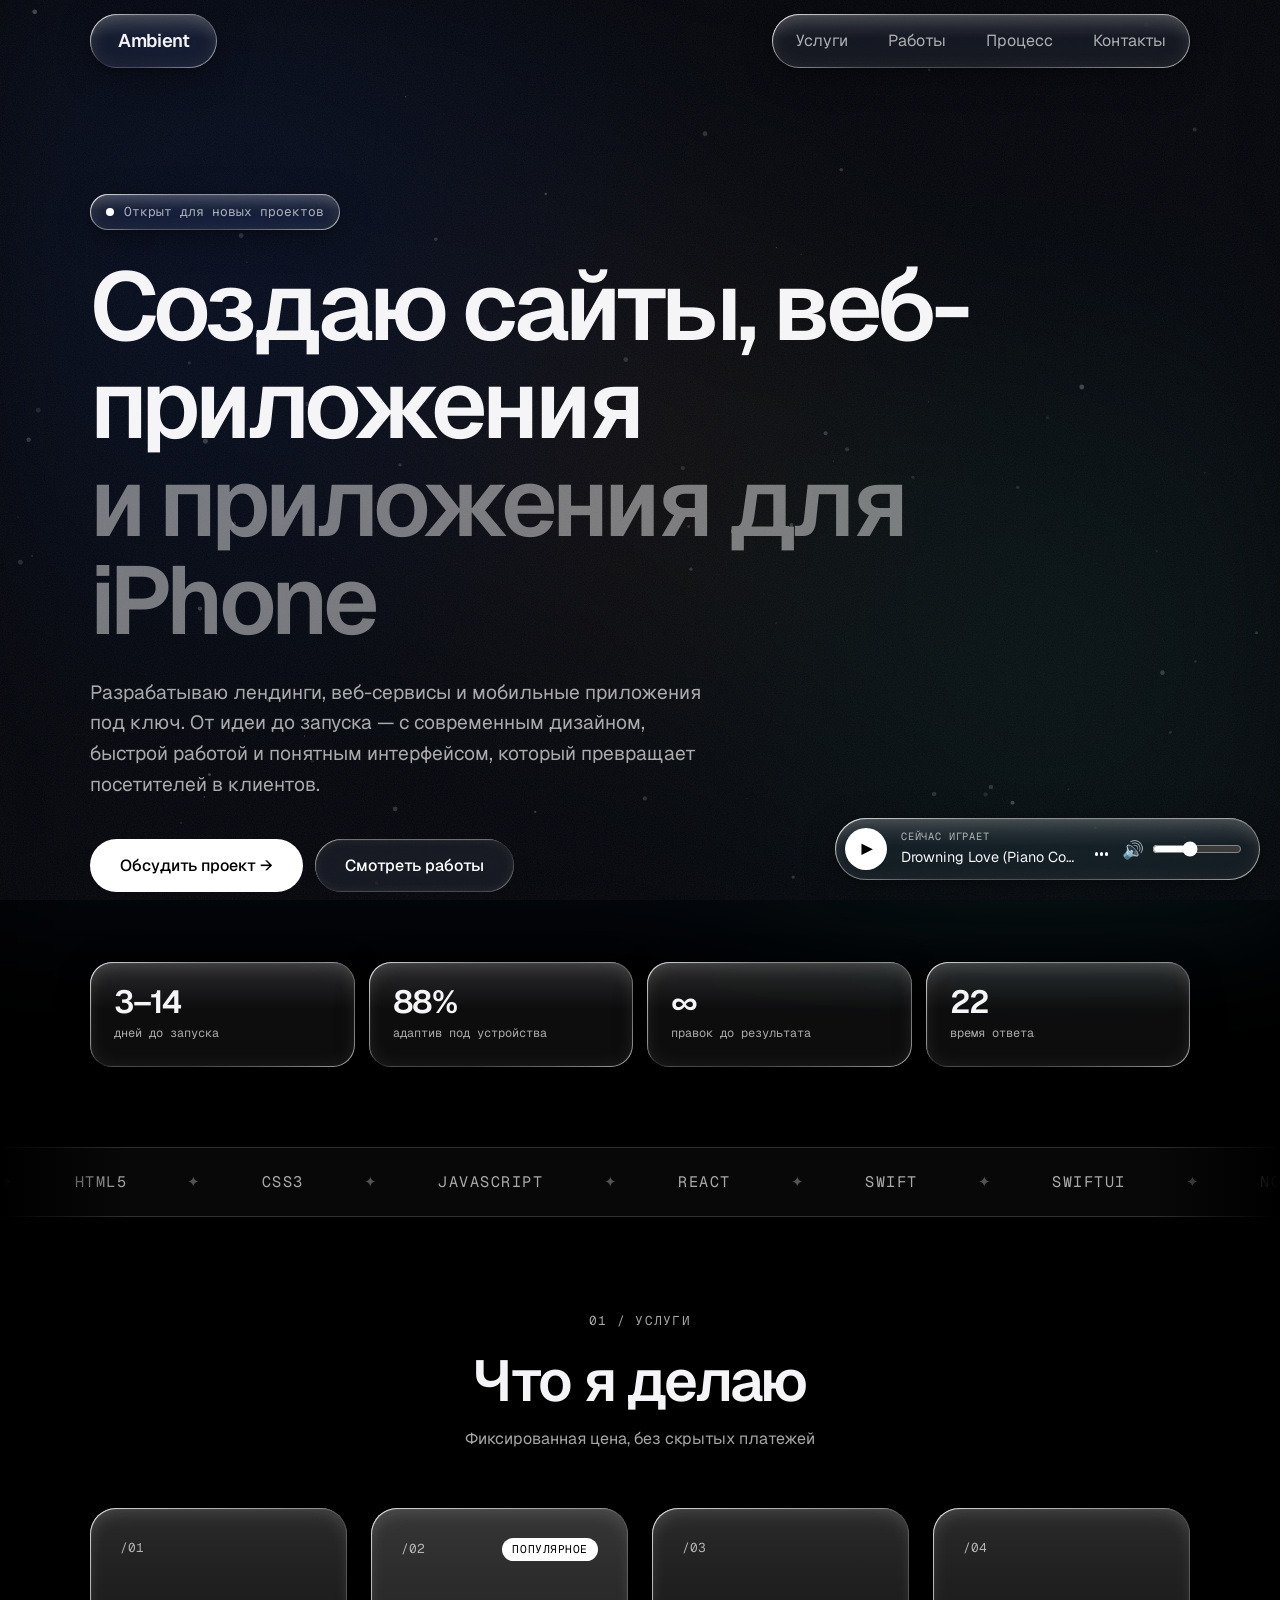
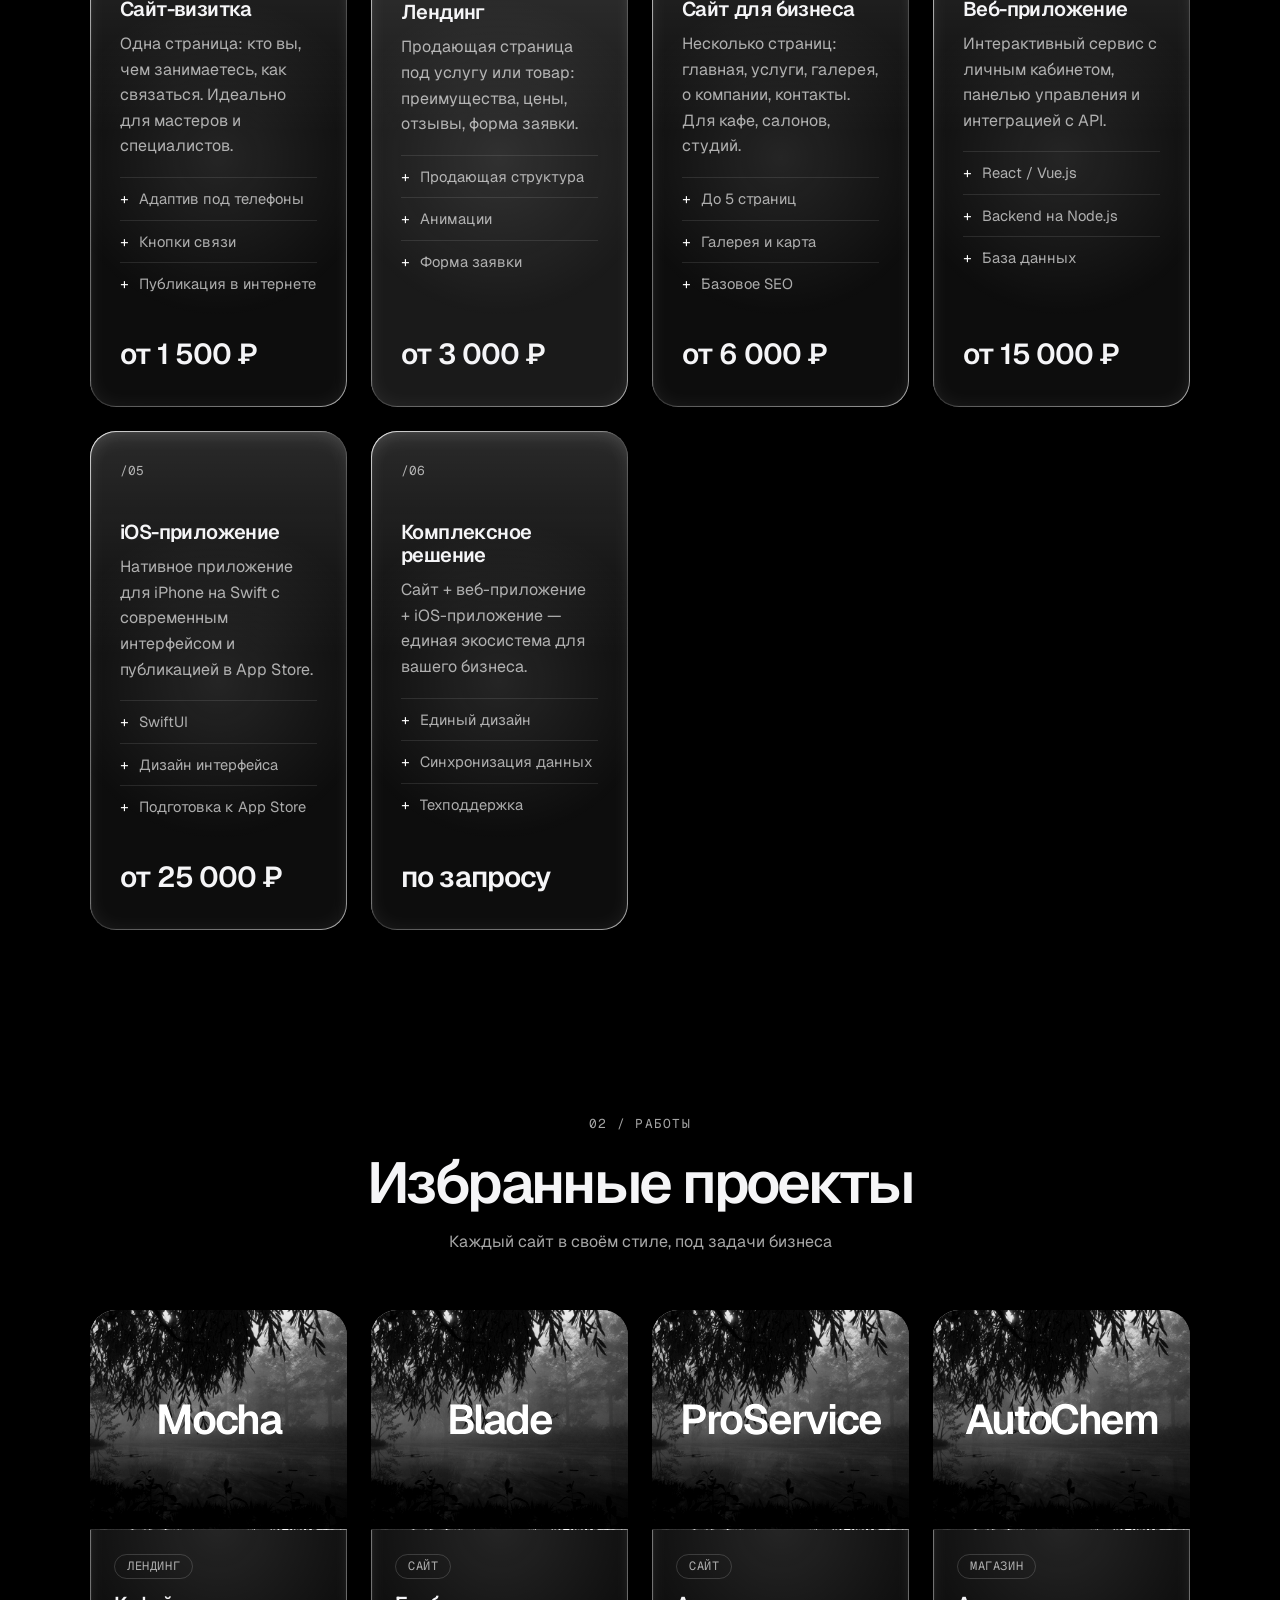
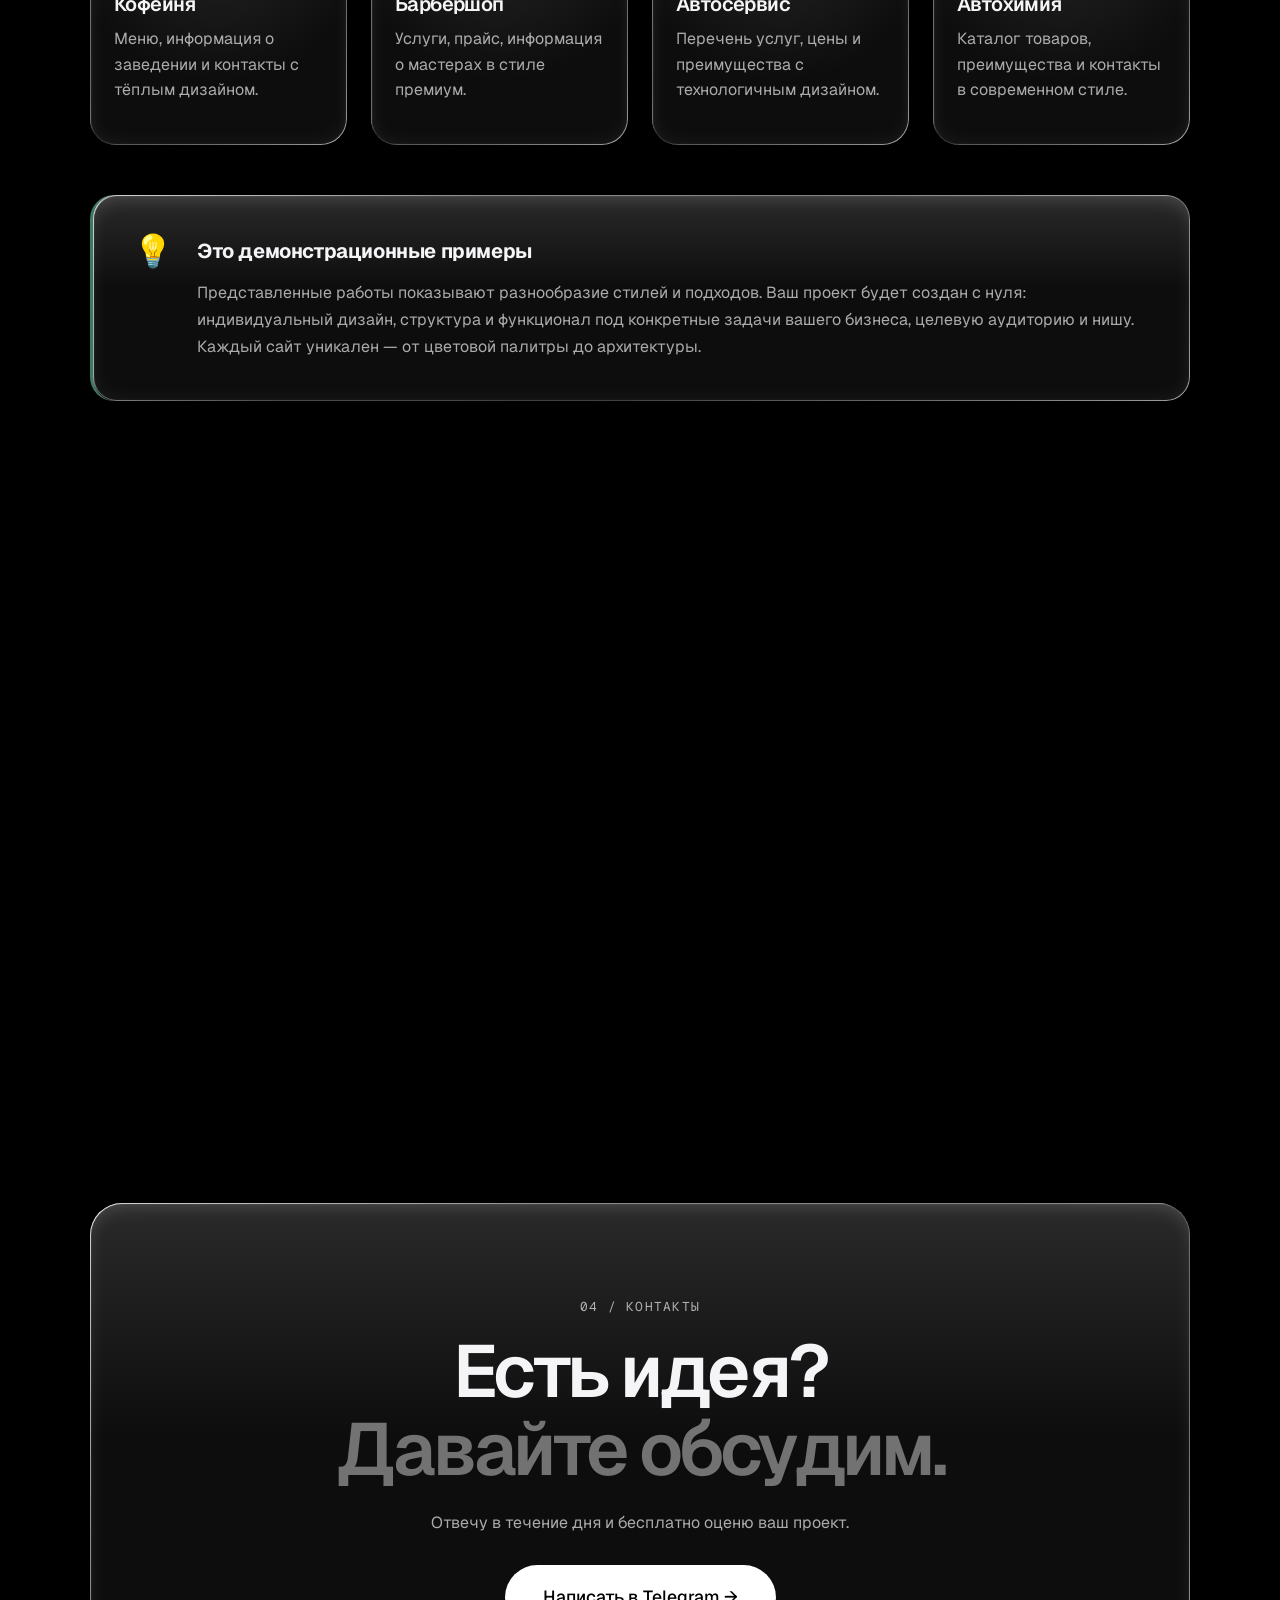
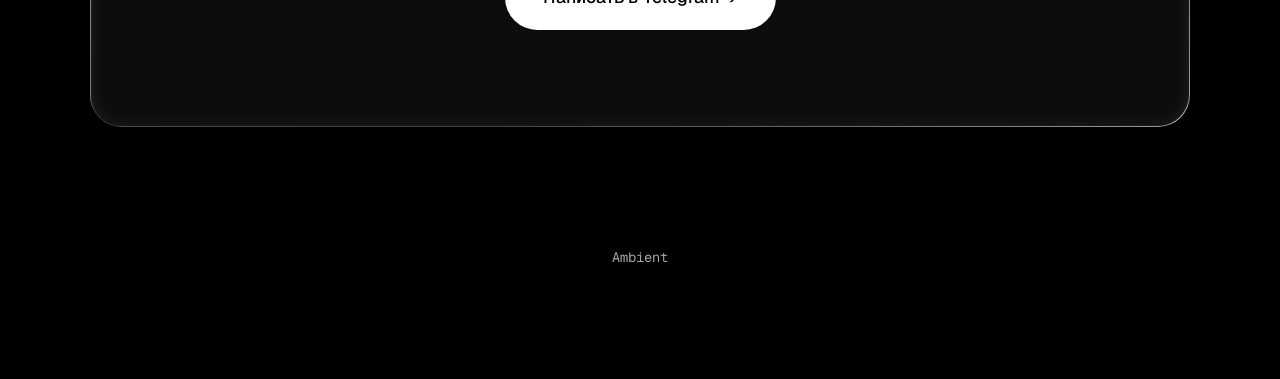
<file: index.html>
<!DOCTYPE html>
<html lang="ru">
<head>
  <meta charset="UTF-8">
  <meta name="viewport" content="width=device-width, initial-scale=1.0">
  <title>Ambient — разработка сайтов, веб-приложений и iOS-приложений</title>
  <meta name="description" content="Ambient — дизайн и разработка сайтов, веб-приложений и приложений для iPhone. Лендинги, веб-сервисы и мобильные приложения под ключ.">
  <link rel="preconnect" href="https://fonts.googleapis.com">
  <link rel="preconnect" href="https://fonts.gstatic.com" crossorigin>
  <link rel="stylesheet" href="https://fonts.googleapis.com/css2?family=Geist:wght@300..700&family=Geist+Mono:wght@400;500&display=swap">
  <link rel="stylesheet" href="style.css">
  <link rel="stylesheet" href="pro.css">
</head>
<body>

  <div class="bg"></div>
  <div class="bg-overlay"></div>
  <canvas id="particles" class="particles"></canvas>
  <div class="grain"></div>

  <header>
    <div class="container nav">
      <a href="#" class="logo glass">Ambient</a>
      <ul class="menu glass">
        <li><a href="#services">Услуги</a></li>
        <li><a href="#works">Работы</a></li>
        <li><a href="#process">Процесс</a></li>
        <li><a href="#contact">Контакты</a></li>
      </ul>
    </div>
  </header>

  <section class="hero">
    <div class="container">
      <div class="badge glass reveal"><span class="dot"></span>Открыт для новых проектов</div>
      <h1 class="hero-title reveal">Создаю сайты, веб-приложения<br><span class="dim">и приложения для iPhone</span></h1>
      <p class="hero-text reveal">Разрабатываю лендинги, веб-сервисы и мобильные приложения под ключ. От идеи до запуска — с современным дизайном, быстрой работой и понятным интерфейсом, который превращает посетителей в клиентов.</p>
      <div class="hero-actions reveal">
        <a href="#contact" class="btn">Обсудить проект <span class="arrow">→</span></a>
        <a href="#works" class="btn btn-glass">Смотреть работы</a>
      </div>
      <div class="stats reveal">
        <div class="stat glass"><b>3–14</b><span>дней до запуска</span></div>
        <div class="stat glass"><b>100%</b><span>адаптив под устройства</span></div>
        <div class="stat glass"><b>∞</b><span>правок до результата</span></div>
        <div class="stat glass"><b>24ч</b><span>время ответа</span></div>
      </div>
    </div>
  </section>

  <div class="marquee">
    <div class="marquee-track">
      <span>HTML5</span><span>CSS3</span><span>JavaScript</span><span>React</span><span>Swift</span><span>SwiftUI</span><span>Node.js</span><span>Адаптивный дизайн</span><span>iOS</span><span>Web Apps</span><span>API</span><span>Figma</span>
      <span>HTML5</span><span>CSS3</span><span>JavaScript</span><span>React</span><span>Swift</span><span>SwiftUI</span><span>Node.js</span><span>Адаптивный дизайн</span><span>iOS</span><span>Web Apps</span><span>API</span><span>Figma</span>
    </div>
  </div>

  <section id="services">
    <div class="container">
      <div class="section-head reveal">
        <span class="eyebrow">01 / Услуги</span>
        <h2 class="section-title">Что я делаю</h2>
        <p class="section-sub">Фиксированная цена, без скрытых платежей</p>
      </div>
      <div class="grid">
        <div class="card glass reveal">
          <div class="card-num">/01</div>
          <h3>Сайт-визитка</h3>
          <p>Одна страница: кто вы, чем занимаетесь, как связаться. Идеально для мастеров и специалистов.</p>
          <ul class="features"><li>Адаптив под телефоны</li><li>Кнопки связи</li><li>Публикация в интернете</li></ul>
          <div class="price">от 1 500 ₽</div>
        </div>
        <div class="card glass featured reveal">
          <div class="card-num">/02 <span class="pill">Популярное</span></div>
          <h3>Лендинг</h3>
          <p>Продающая страница под услугу или товар: преимущества, цены, отзывы, форма заявки.</p>
          <ul class="features"><li>Продающая структура</li><li>Анимации</li><li>Форма заявки</li></ul>
          <div class="price">от 3 000 ₽</div>
        </div>
        <div class="card glass reveal">
          <div class="card-num">/03</div>
          <h3>Сайт для бизнеса</h3>
          <p>Несколько страниц: главная, услуги, галерея, о компании, контакты. Для кафе, салонов, студий.</p>
          <ul class="features"><li>До 5 страниц</li><li>Галерея и карта</li><li>Базовое SEO</li></ul>
          <div class="price">от 6 000 ₽</div>
        </div>
        <div class="card glass reveal">
          <div class="card-num">/04</div>
          <h3>Веб-приложение</h3>
          <p>Интерактивный сервис с личным кабинетом, панелью управления и интеграцией с API.</p>
          <ul class="features"><li>React / Vue.js</li><li>Backend на Node.js</li><li>База данных</li></ul>
          <div class="price">от 15 000 ₽</div>
        </div>
        <div class="card glass reveal">
          <div class="card-num">/05</div>
          <h3>iOS-приложение</h3>
          <p>Нативное приложение для iPhone на Swift с современным интерфейсом и публикацией в App Store.</p>
          <ul class="features"><li>SwiftUI</li><li>Дизайн интерфейса</li><li>Подготовка к App Store</li></ul>
          <div class="price">от 25 000 ₽</div>
        </div>
        <div class="card glass reveal">
          <div class="card-num">/06</div>
          <h3>Комплексное решение</h3>
          <p>Сайт + веб-приложение + iOS-приложение — единая экосистема для вашего бизнеса.</p>
          <ul class="features"><li>Единый дизайн</li><li>Синхронизация данных</li><li>Техподдержка</li></ul>
          <div class="price">по запросу</div>
        </div>
      </div>
    </div>
  </section>

  <section id="works">
    <div class="container">
      <div class="section-head reveal">
        <span class="eyebrow">02 / Работы</span>
        <h2 class="section-title">Избранные проекты</h2>
        <p class="section-sub">Каждый сайт в своём стиле, под задачи бизнеса</p>
      </div>
      <div class="grid">
        <a href="works/coffee.html" class="card glass work reveal" style="text-decoration: none; color: inherit;">
          <div class="work-preview"><span class="work-label">Mocha</span></div>
          <div class="work-body">
            <div class="work-meta"><span class="tag">Лендинг</span></div>
            <h3>Кофейня</h3>
            <p>Меню, информация о заведении и контакты с тёплым дизайном.</p>
          </div>
        </a>
        <a href="works/barbershop.html" class="card glass work reveal" style="text-decoration: none; color: inherit;">
          <div class="work-preview"><span class="work-label">Blade</span></div>
          <div class="work-body">
            <div class="work-meta"><span class="tag">Сайт</span></div>
            <h3>Барбершоп</h3>
            <p>Услуги, прайс, информация о мастерах в стиле премиум.</p>
          </div>
        </a>
        <a href="works/autoservice.html" class="card glass work reveal" style="text-decoration: none; color: inherit;">
          <div class="work-preview"><span class="work-label">ProService</span></div>
          <div class="work-body">
            <div class="work-meta"><span class="tag">Сайт</span></div>
            <h3>Автосервис</h3>
            <p>Перечень услуг, цены и преимущества с технологичным дизайном.</p>
          </div>
        </a>
        <a href="works/autochem.html" class="card glass work reveal" style="text-decoration: none; color: inherit;">
          <div class="work-preview"><span class="work-label">AutoChem</span></div>
          <div class="work-body">
            <div class="work-meta"><span class="tag">Магазин</span></div>
            <h3>Автохимия</h3>
            <p>Каталог товаров, преимущества и контакты в современном стиле.</p>
          </div>
        </a>
      </div>
      <div class="info-banner glass reveal">
        <div class="info-icon">💡</div>
        <div class="info-content">
          <h4>Это демонстрационные примеры</h4>
          <p>Представленные работы показывают разнообразие стилей и подходов. Ваш проект будет создан с нуля: индивидуальный дизайн, структура и функционал под конкретные задачи вашего бизнеса, целевую аудиторию и нишу. Каждый сайт уникален — от цветовой палитры до архитектуры.</p>
        </div>
      </div>
    </div>
  </section>

  <section id="process">
    <div class="container">
      <div class="section-head reveal">
        <span class="eyebrow">03 / Процесс</span>
        <h2 class="section-title">Как я работаю</h2>
        <p class="section-sub">Четыре шага от заявки до готового сайта</p>
      </div>
      <div class="grid steps">
        <div class="card glass step reveal"><h3>Заявка</h3><p>Вы рассказываете о бизнесе и задачах сайта.</p></div>
        <div class="card glass step reveal"><h3>Макет</h3><p>Показываю структуру и дизайн, согласуем детали.</p></div>
        <div class="card glass step reveal"><h3>Разработка</h3><p>Делаю сайт и вношу правки, пока всё не понравится.</p></div>
        <div class="card glass step reveal"><h3>Запуск</h3><p>Публикую сайт и помогаю подключить домен.</p></div>
      </div>
    </div>
  </section>

  <section id="contact">
    <div class="container">
      <div class="contact glass reveal">
        <span class="eyebrow">04 / Контакты</span>
        <h2 class="contact-title">Есть идея?<br><span class="dim">Давайте обсудим.</span></h2>
        <p>Отвечу в течение дня и бесплатно оценю ваш проект.</p>
        <a href="https://t.me/ambientrequiem" class="btn btn-big" target="_blank">Написать в Telegram <span class="arrow">→</span></a>
      </div>
    </div>
  </section>

  <footer>Ambient</footer>

  <div class="player glass" id="player">
    <button class="play-btn" id="playBtn" title="Играть / пауза">▶</button>
    <div class="track">
      <span class="track-label">Сейчас играет</span>
      <span class="track-name" id="trackName">Drowning Love (Piano Cover)</span>
    </div>
    <div class="eq"><span></span><span></span><span></span></div>
    <div class="volume">
      <button class="mute-btn" id="muteBtn" title="Без звука">🔊</button>
      <input type="range" id="volume" min="0" max="1" step="0.01" value="0.4">
    </div>
  </div>

  <audio id="audio" src="assets/music.mp3" loop></audio>

  <script src="particles.js"></script>
  <script src="player.js"></script>
  <script src="effects.js"></script>

</body>
</html>
</file>
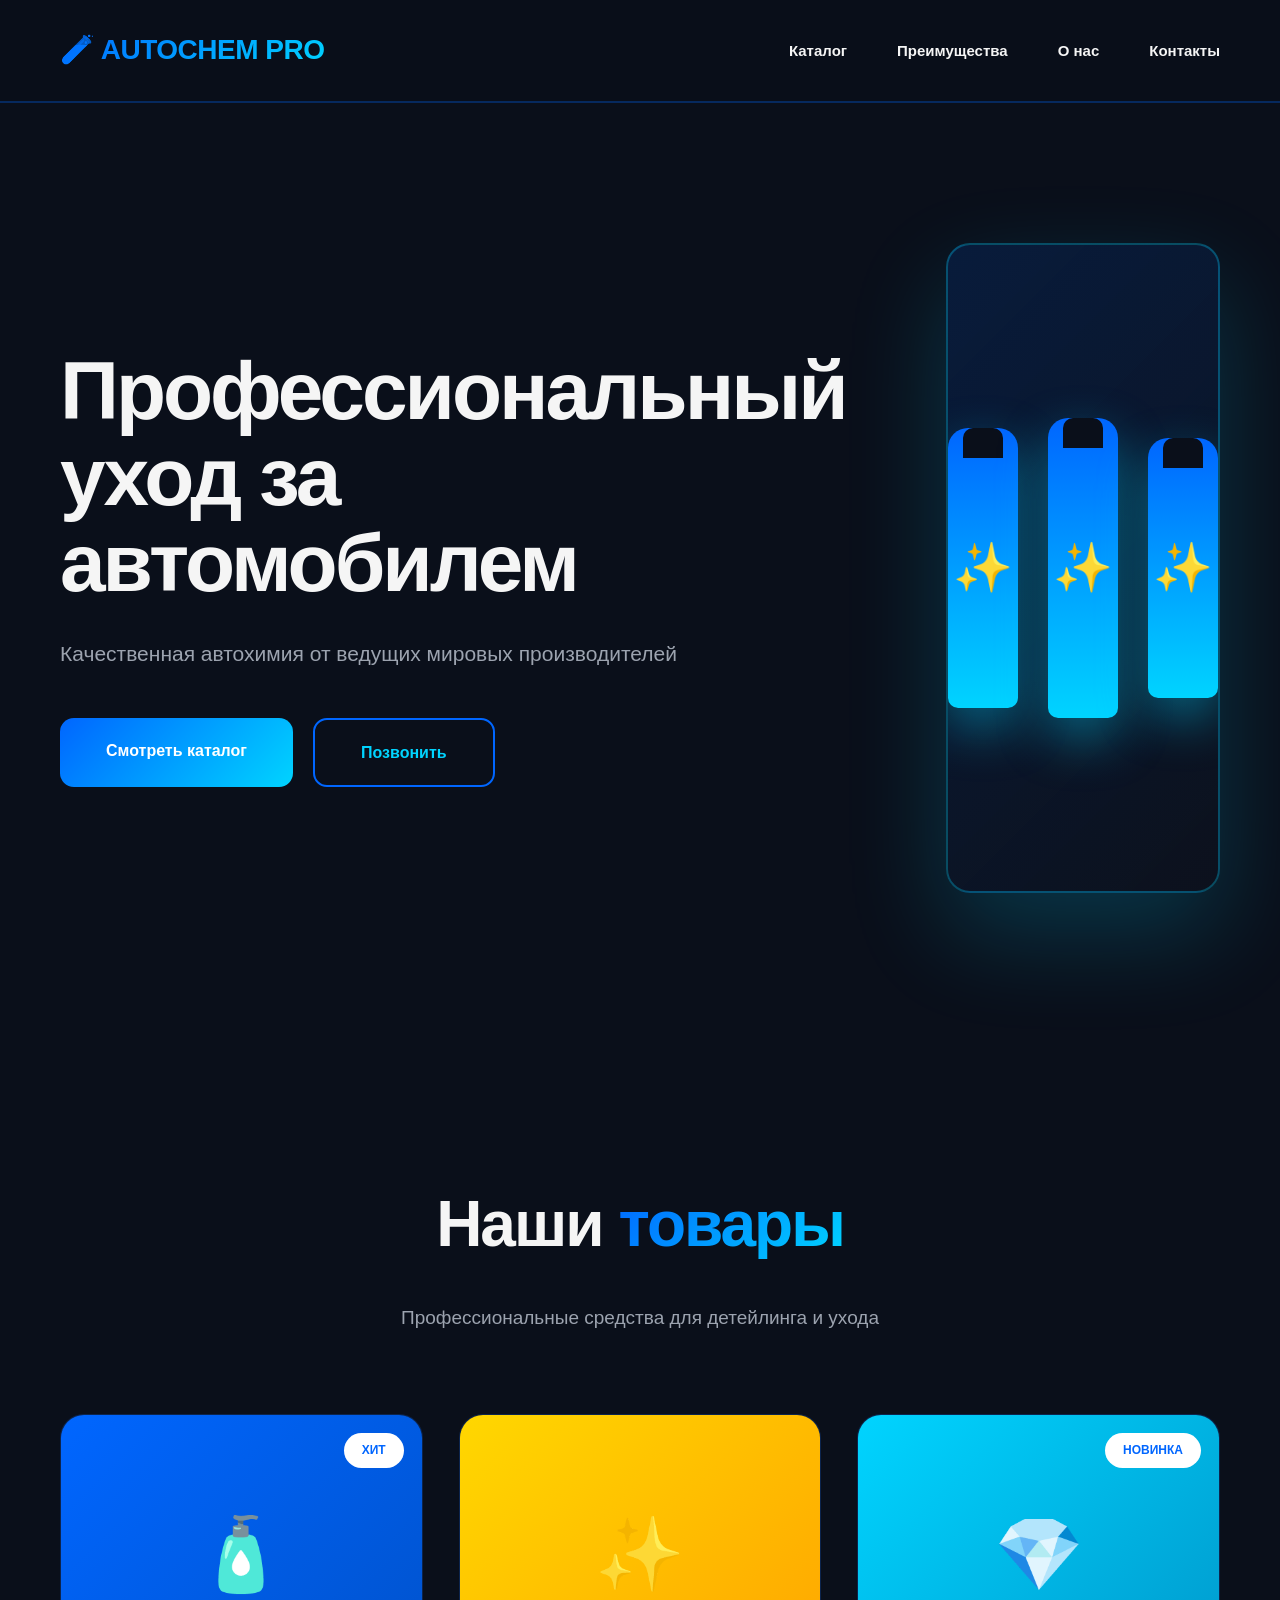
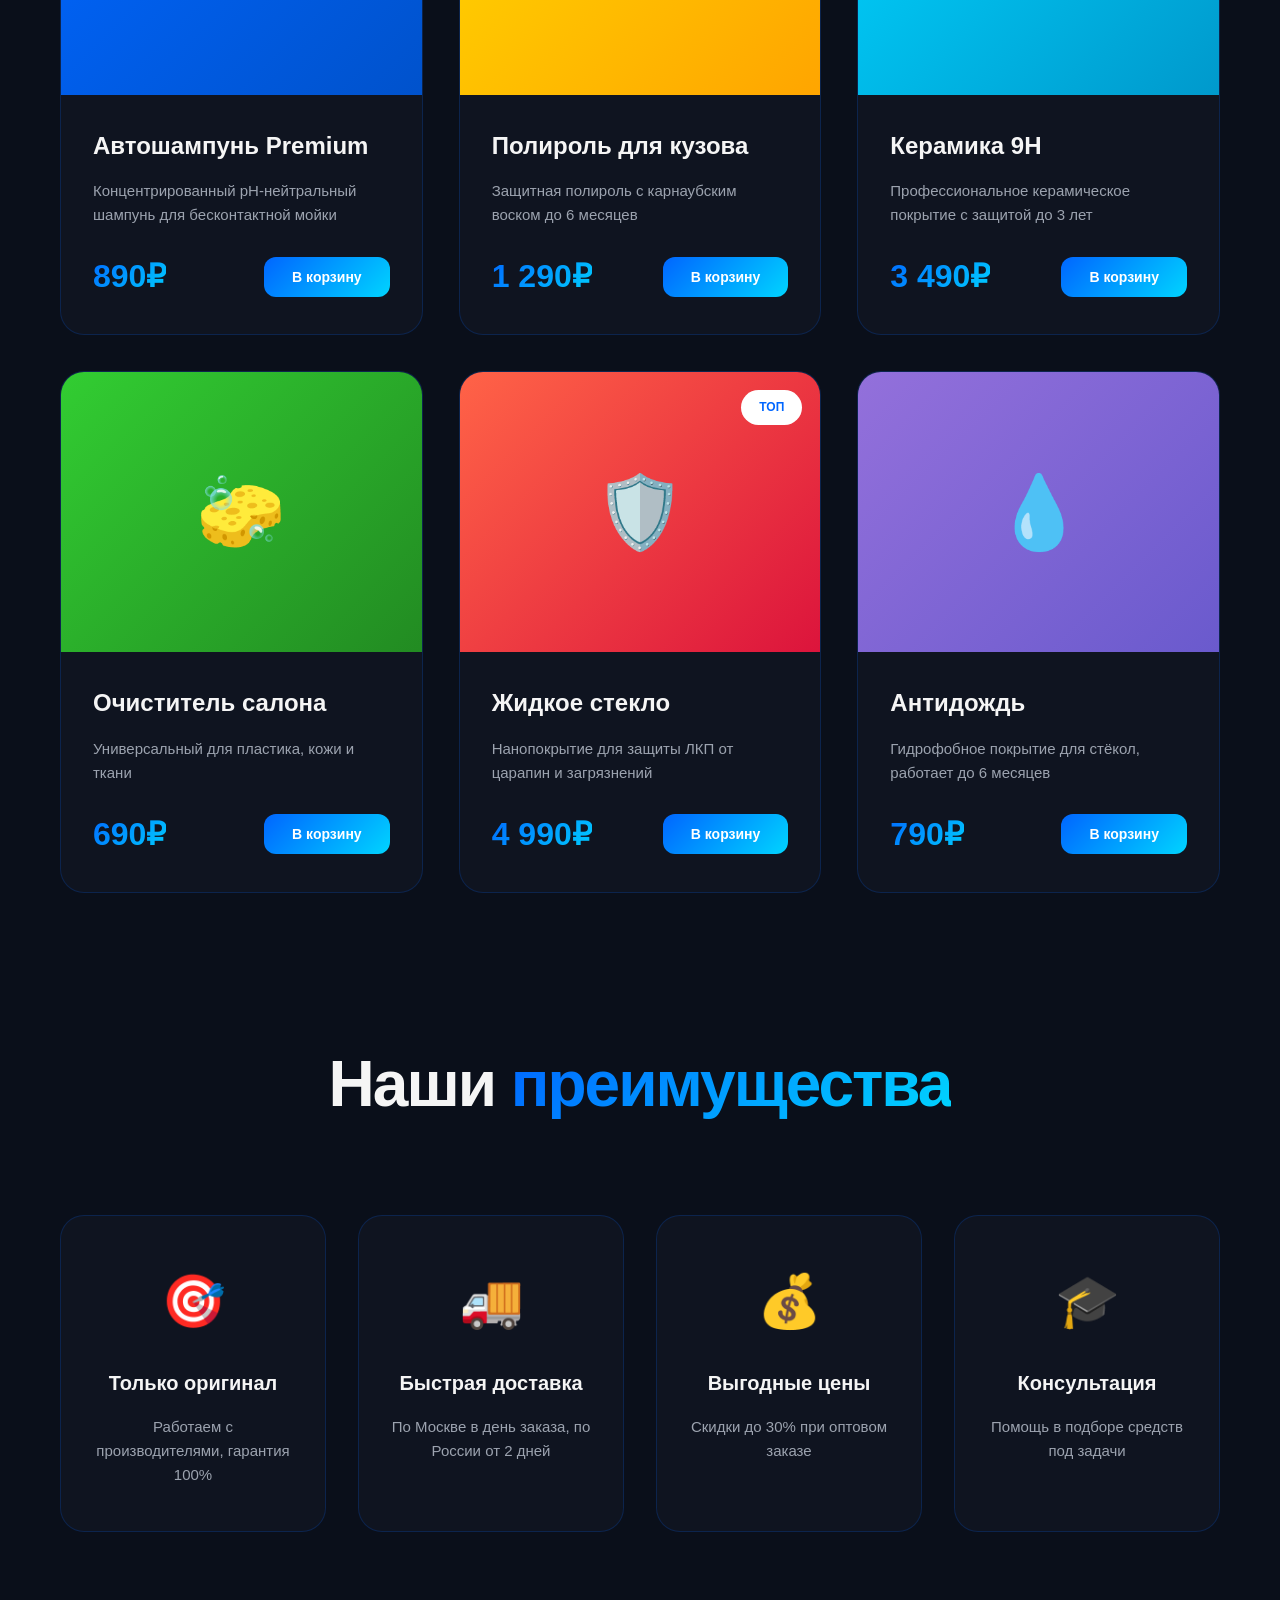
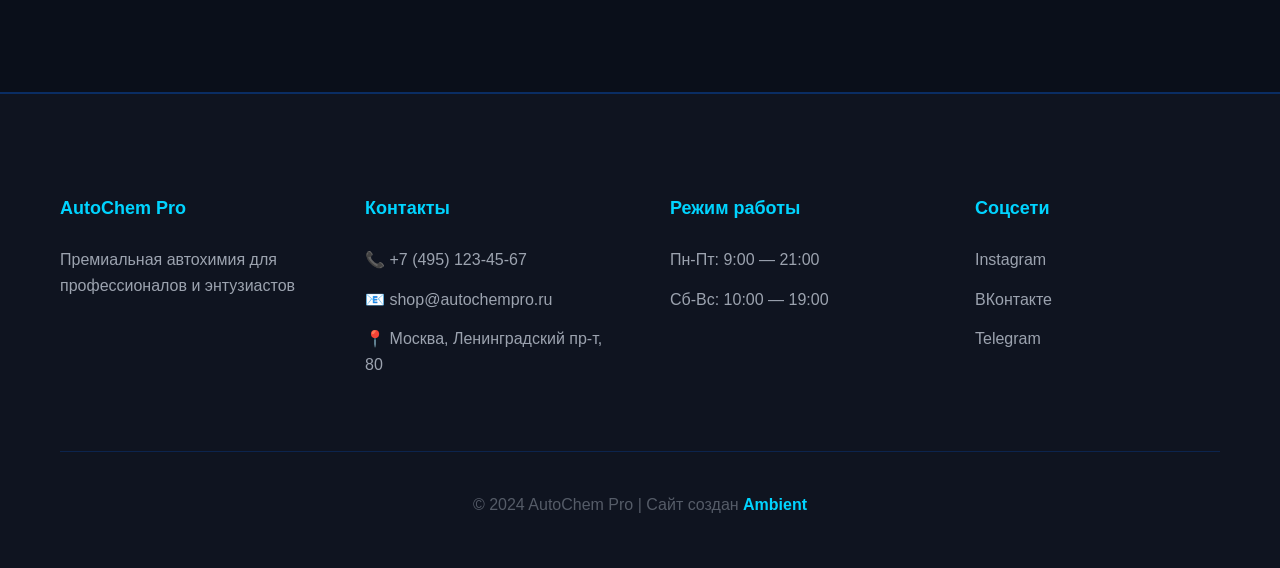
<file: works/autochem.html>
<!DOCTYPE html>
<html lang="ru">
<head>
  <meta charset="UTF-8">
  <meta name="viewport" content="width=device-width, initial-scale=1.0">
  <title>AutoChem Pro — премиальная автохимия</title>
  <style>
    * { margin: 0; padding: 0; box-sizing: border-box; }

    :root {
      --blue: #0066FF;
      --cyan: #00D4FF;
      --dark: #0A0F1A;
      --surface: #0F1420;
      --gray: #9CA3AF;
      --white: #F5F5F5;
    }

    body {
      font-family: -apple-system, BlinkMacSystemFont, 'SF Pro Display', 'Segoe UI', sans-serif;
      background: var(--dark);
      color: var(--white);
      line-height: 1.6;
      overflow-x: hidden;
    }

    header {
      background: rgba(10, 15, 26, 0.98);
      backdrop-filter: blur(30px);
      border-bottom: 2px solid rgba(0, 102, 255, 0.3);
      padding: 28px 0;
      position: sticky;
      top: 0;
      z-index: 1000;
    }

    nav {
      max-width: 1300px;
      margin: 0 auto;
      padding: 0 60px;
      display: flex;
      justify-content: space-between;
      align-items: center;
    }

    .logo {
      font-size: 28px;
      font-weight: 800;
      background: linear-gradient(135deg, var(--blue) 0%, var(--cyan) 100%);
      -webkit-background-clip: text;
      -webkit-text-fill-color: transparent;
      letter-spacing: -0.5px;
    }

    nav ul {
      list-style: none;
      display: flex;
      gap: 50px;
    }

    nav a {
      color: var(--white);
      text-decoration: none;
      font-weight: 600;
      font-size: 15px;
      transition: color 0.3s;
    }

    nav a:hover { color: var(--cyan); }

    .hero {
      max-width: 1300px;
      margin: 0 auto;
      padding: 140px 60px;
      display: grid;
      grid-template-columns: 1.2fr 1fr;
      gap: 100px;
      align-items: center;
    }

    .hero h1 {
      font-size: clamp(52px, 7vw, 82px);
      font-weight: 900;
      line-height: 1.05;
      margin-bottom: 32px;
      color: var(--white);
      letter-spacing: -3px;
    }

    .hero .subtitle {
      font-size: 21px;
      color: var(--gray);
      margin-bottom: 48px;
      line-height: 1.5;
    }

    .hero-visual {
      height: 650px;
      background: linear-gradient(135deg, rgba(0,102,255,0.15) 0%, rgba(15,20,32,0.5) 100%);
      border-radius: 24px;
      position: relative;
      overflow: hidden;
      border: 2px solid rgba(0, 212, 255, 0.3);
      box-shadow: 0 40px 100px rgba(0, 212, 255, 0.2);
    }

    .bottles {
      position: absolute;
      width: 100%;
      height: 100%;
      display: flex;
      align-items: center;
      justify-content: center;
      gap: 30px;
    }

    .bottle {
      width: 100px;
      height: 250px;
      background: linear-gradient(180deg, var(--blue) 0%, var(--cyan) 100%);
      border-radius: 20px 20px 10px 10px;
      position: relative;
      box-shadow: 0 20px 50px rgba(0, 212, 255, 0.4);
    }

    .bottle::before {
      content: '';
      position: absolute;
      top: 0;
      left: 50%;
      transform: translateX(-50%);
      width: 40px;
      height: 30px;
      background: var(--dark);
      border-radius: 10px 10px 0 0;
    }

    .bottle::after {
      content: '✨';
      position: absolute;
      top: 50%;
      left: 50%;
      transform: translate(-50%, -50%);
      font-size: 48px;
    }

    .bottle:nth-child(1) { height: 280px; }
    .bottle:nth-child(2) { height: 300px; }
    .bottle:nth-child(3) { height: 260px; }

    .btn-group {
      display: flex;
      gap: 20px;
    }

    .btn {
      padding: 20px 46px;
      border-radius: 14px;
      font-weight: 700;
      font-size: 16px;
      text-decoration: none;
      transition: all 0.3s;
      display: inline-block;
      cursor: pointer;
      border: none;
    }

    .btn-primary {
      background: linear-gradient(135deg, var(--blue) 0%, var(--cyan) 100%);
      color: white;
    }

    .btn-primary:hover {
      transform: translateY(-3px);
      box-shadow: 0 16px 40px rgba(0, 212, 255, 0.4);
    }

    .btn-secondary {
      border: 2px solid var(--blue);
      color: var(--cyan);
      background: transparent;
    }

    .btn-secondary:hover {
      background: var(--blue);
      color: white;
    }

    section {
      max-width: 1300px;
      margin: 140px auto;
      padding: 0 60px;
    }

    h2 {
      font-size: clamp(42px, 5vw, 64px);
      margin-bottom: 28px;
      text-align: center;
      font-weight: 800;
      color: var(--white);
      letter-spacing: -2px;
    }

    h2 span {
      background: linear-gradient(135deg, var(--blue) 0%, var(--cyan) 100%);
      -webkit-background-clip: text;
      -webkit-text-fill-color: transparent;
    }

    .subtitle-text {
      text-align: center;
      font-size: 19px;
      color: var(--gray);
      margin-bottom: 80px;
      max-width: 680px;
      margin-left: auto;
      margin-right: auto;
    }

    .products-grid {
      display: grid;
      grid-template-columns: repeat(3, 1fr);
      gap: 36px;
    }

    .product-card {
      background: var(--surface);
      border-radius: 24px;
      overflow: hidden;
      border: 1px solid rgba(0, 102, 255, 0.2);
      transition: all 0.4s;
    }

    .product-card:hover {
      transform: translateY(-12px);
      box-shadow: 0 28px 70px rgba(0, 212, 255, 0.3);
      border-color: var(--cyan);
    }

    .product-img {
      height: 280px;
      position: relative;
      display: flex;
      align-items: center;
      justify-content: center;
    }

    .product-card:nth-child(1) .product-img {
      background: linear-gradient(135deg, #0066FF 0%, #0052CC 100%);
    }
    .product-card:nth-child(2) .product-img {
      background: linear-gradient(135deg, #FFD700 0%, #FFA500 100%);
    }
    .product-card:nth-child(3) .product-img {
      background: linear-gradient(135deg, #00D4FF 0%, #0099CC 100%);
    }
    .product-card:nth-child(4) .product-img {
      background: linear-gradient(135deg, #32CD32 0%, #228B22 100%);
    }
    .product-card:nth-child(5) .product-img {
      background: linear-gradient(135deg, #FF6347 0%, #DC143C 100%);
    }
    .product-card:nth-child(6) .product-img {
      background: linear-gradient(135deg, #9370DB 0%, #6A5ACD 100%);
    }

    .product-img::after {
      content: '🧴';
      font-size: 72px;
    }

    .product-card:nth-child(2) .product-img::after { content: '✨'; }
    .product-card:nth-child(3) .product-img::after { content: '💎'; }
    .product-card:nth-child(4) .product-img::after { content: '🧽'; }
    .product-card:nth-child(5) .product-img::after { content: '🛡️'; }
    .product-card:nth-child(6) .product-img::after { content: '💧'; }

    .badge {
      position: absolute;
      top: 18px;
      right: 18px;
      background: white;
      color: var(--blue);
      padding: 8px 18px;
      border-radius: 20px;
      font-size: 12px;
      font-weight: 700;
      text-transform: uppercase;
    }

    .product-content {
      padding: 32px;
    }

    .product-content h3 {
      font-size: 24px;
      margin-bottom: 14px;
      font-weight: 700;
      color: var(--white);
    }

    .product-content p {
      color: var(--gray);
      margin-bottom: 24px;
      font-size: 15px;
      line-height: 1.6;
    }

    .product-footer {
      display: flex;
      justify-content: space-between;
      align-items: center;
    }

    .price {
      font-size: 32px;
      font-weight: 800;
      background: linear-gradient(135deg, var(--blue) 0%, var(--cyan) 100%);
      -webkit-background-clip: text;
      -webkit-text-fill-color: transparent;
    }

    .buy-btn {
      padding: 12px 28px;
      background: linear-gradient(135deg, var(--blue) 0%, var(--cyan) 100%);
      color: white;
      border: none;
      border-radius: 12px;
      font-weight: 700;
      cursor: pointer;
      transition: all 0.3s;
      font-size: 14px;
    }

    .buy-btn:hover {
      transform: scale(1.06);
    }

    .features {
      display: grid;
      grid-template-columns: repeat(4, 1fr);
      gap: 32px;
      margin-top: 80px;
    }

    .feature {
      text-align: center;
      padding: 44px 32px;
      background: var(--surface);
      border-radius: 24px;
      border: 1px solid rgba(0, 102, 255, 0.2);
    }

    .feature-icon {
      font-size: 52px;
      margin-bottom: 24px;
    }

    .feature h3 {
      font-size: 20px;
      margin-bottom: 16px;
      font-weight: 700;
      color: var(--white);
    }

    .feature p {
      color: var(--gray);
      line-height: 1.6;
      font-size: 15px;
    }

    footer {
      background: var(--surface);
      border-top: 2px solid rgba(0, 102, 255, 0.3);
      padding: 100px 60px 50px;
      margin-top: 160px;
    }

    .footer-grid {
      max-width: 1300px;
      margin: 0 auto;
      display: grid;
      grid-template-columns: repeat(4, 1fr);
      gap: 60px;
      margin-bottom: 60px;
    }

    .footer-col h4 {
      color: var(--cyan);
      margin-bottom: 24px;
      font-size: 18px;
      font-weight: 700;
    }

    .footer-col p,
    .footer-col a {
      color: var(--gray);
      text-decoration: none;
      display: block;
      margin-bottom: 14px;
      line-height: 1.6;
    }

    .footer-col a:hover {
      color: var(--cyan);
    }

    .copyright {
      text-align: center;
      color: rgba(156, 163, 175, 0.5);
      padding-top: 40px;
      border-top: 1px solid rgba(0, 102, 255, 0.2);
      max-width: 1300px;
      margin: 0 auto;
    }

    .copyright a {
      color: var(--cyan);
      text-decoration: none;
      font-weight: 600;
    }

    @media (max-width: 1024px) {
      .hero { grid-template-columns: 1fr; gap: 60px; }
      .products-grid { grid-template-columns: repeat(2, 1fr); }
      .features { grid-template-columns: repeat(2, 1fr); }
    }

    @media (max-width: 768px) {
      nav ul { display: none; }
      .products-grid, .features, .footer-grid { grid-template-columns: 1fr; }
      section { padding: 0 30px; margin: 80px auto; }
    }
  </style>
</head>
<body>
  <header>
    <nav>
      <div class="logo">🧪 AUTOCHEM PRO</div>
      <ul>
        <li><a href="#products">Каталог</a></li>
        <li><a href="#features">Преимущества</a></li>
        <li><a href="#about">О нас</a></li>
        <li><a href="#contact">Контакты</a></li>
      </ul>
    </nav>
  </header>

  <div class="hero">
    <div>
      <h1>Профессиональный уход за автомобилем</h1>
      <p class="subtitle">Качественная автохимия от ведущих мировых производителей</p>
      <div class="btn-group">
        <a href="#products" class="btn btn-primary">Смотреть каталог</a>
        <a href="tel:+74951234567" class="btn btn-secondary">Позвонить</a>
      </div>
    </div>
    <div class="hero-visual">
      <div class="bottles">
        <div class="bottle"></div>
        <div class="bottle"></div>
        <div class="bottle"></div>
      </div>
    </div>
  </div>

  <section id="products">
    <h2>Наши <span>товары</span></h2>
    <p class="subtitle-text">Профессиональные средства для детейлинга и ухода</p>

    <div class="products-grid">
      <div class="product-card">
        <div class="product-img">
          <span class="badge">Хит</span>
        </div>
        <div class="product-content">
          <h3>Автошампунь Premium</h3>
          <p>Концентрированный pH-нейтральный шампунь для бесконтактной мойки</p>
          <div class="product-footer">
            <div class="price">890₽</div>
            <button class="buy-btn">В корзину</button>
          </div>
        </div>
      </div>

      <div class="product-card">
        <div class="product-img"></div>
        <div class="product-content">
          <h3>Полироль для кузова</h3>
          <p>Защитная полироль с карнаубским воском до 6 месяцев</p>
          <div class="product-footer">
            <div class="price">1 290₽</div>
            <button class="buy-btn">В корзину</button>
          </div>
        </div>
      </div>

      <div class="product-card">
        <div class="product-img">
          <span class="badge">Новинка</span>
        </div>
        <div class="product-content">
          <h3>Керамика 9H</h3>
          <p>Профессиональное керамическое покрытие с защитой до 3 лет</p>
          <div class="product-footer">
            <div class="price">3 490₽</div>
            <button class="buy-btn">В корзину</button>
          </div>
        </div>
      </div>

      <div class="product-card">
        <div class="product-img"></div>
        <div class="product-content">
          <h3>Очиститель салона</h3>
          <p>Универсальный для пластика, кожи и ткани</p>
          <div class="product-footer">
            <div class="price">690₽</div>
            <button class="buy-btn">В корзину</button>
          </div>
        </div>
      </div>

      <div class="product-card">
        <div class="product-img">
          <span class="badge">Топ</span>
        </div>
        <div class="product-content">
          <h3>Жидкое стекло</h3>
          <p>Нанопокрытие для защиты ЛКП от царапин и загрязнений</p>
          <div class="product-footer">
            <div class="price">4 990₽</div>
            <button class="buy-btn">В корзину</button>
          </div>
        </div>
      </div>

      <div class="product-card">
        <div class="product-img"></div>
        <div class="product-content">
          <h3>Антидождь</h3>
          <p>Гидрофобное покрытие для стёкол, работает до 6 месяцев</p>
          <div class="product-footer">
            <div class="price">790₽</div>
            <button class="buy-btn">В корзину</button>
          </div>
        </div>
      </div>
    </div>
  </section>

  <section id="features">
    <h2>Наши <span>преимущества</span></h2>
    <div class="features">
      <div class="feature">
        <div class="feature-icon">🎯</div>
        <h3>Только оригинал</h3>
        <p>Работаем с производителями, гарантия 100%</p>
      </div>
      <div class="feature">
        <div class="feature-icon">🚚</div>
        <h3>Быстрая доставка</h3>
        <p>По Москве в день заказа, по России от 2 дней</p>
      </div>
      <div class="feature">
        <div class="feature-icon">💰</div>
        <h3>Выгодные цены</h3>
        <p>Скидки до 30% при оптовом заказе</p>
      </div>
      <div class="feature">
        <div class="feature-icon">🎓</div>
        <h3>Консультация</h3>
        <p>Помощь в подборе средств под задачи</p>
      </div>
    </div>
  </section>

  <footer id="contact">
    <div class="footer-grid">
      <div class="footer-col">
        <h4>AutoChem Pro</h4>
        <p>Премиальная автохимия для профессионалов и энтузиастов</p>
      </div>
      <div class="footer-col">
        <h4>Контакты</h4>
        <p>📞 +7 (495) 123-45-67</p>
        <p>📧 shop@autochempro.ru</p>
        <p>📍 Москва, Ленинградский пр-т, 80</p>
      </div>
      <div class="footer-col">
        <h4>Режим работы</h4>
        <p>Пн-Пт: 9:00 — 21:00</p>
        <p>Сб-Вс: 10:00 — 19:00</p>
      </div>
      <div class="footer-col">
        <h4>Соцсети</h4>
        <a href="#">Instagram</a>
        <a href="#">ВКонтакте</a>
        <a href="#">Telegram</a>
      </div>
    </div>
    <div class="copyright">
      © 2024 AutoChem Pro | Сайт создан <a href="/">Ambient</a>
    </div>
  </footer>
</body>
</html>
</file>
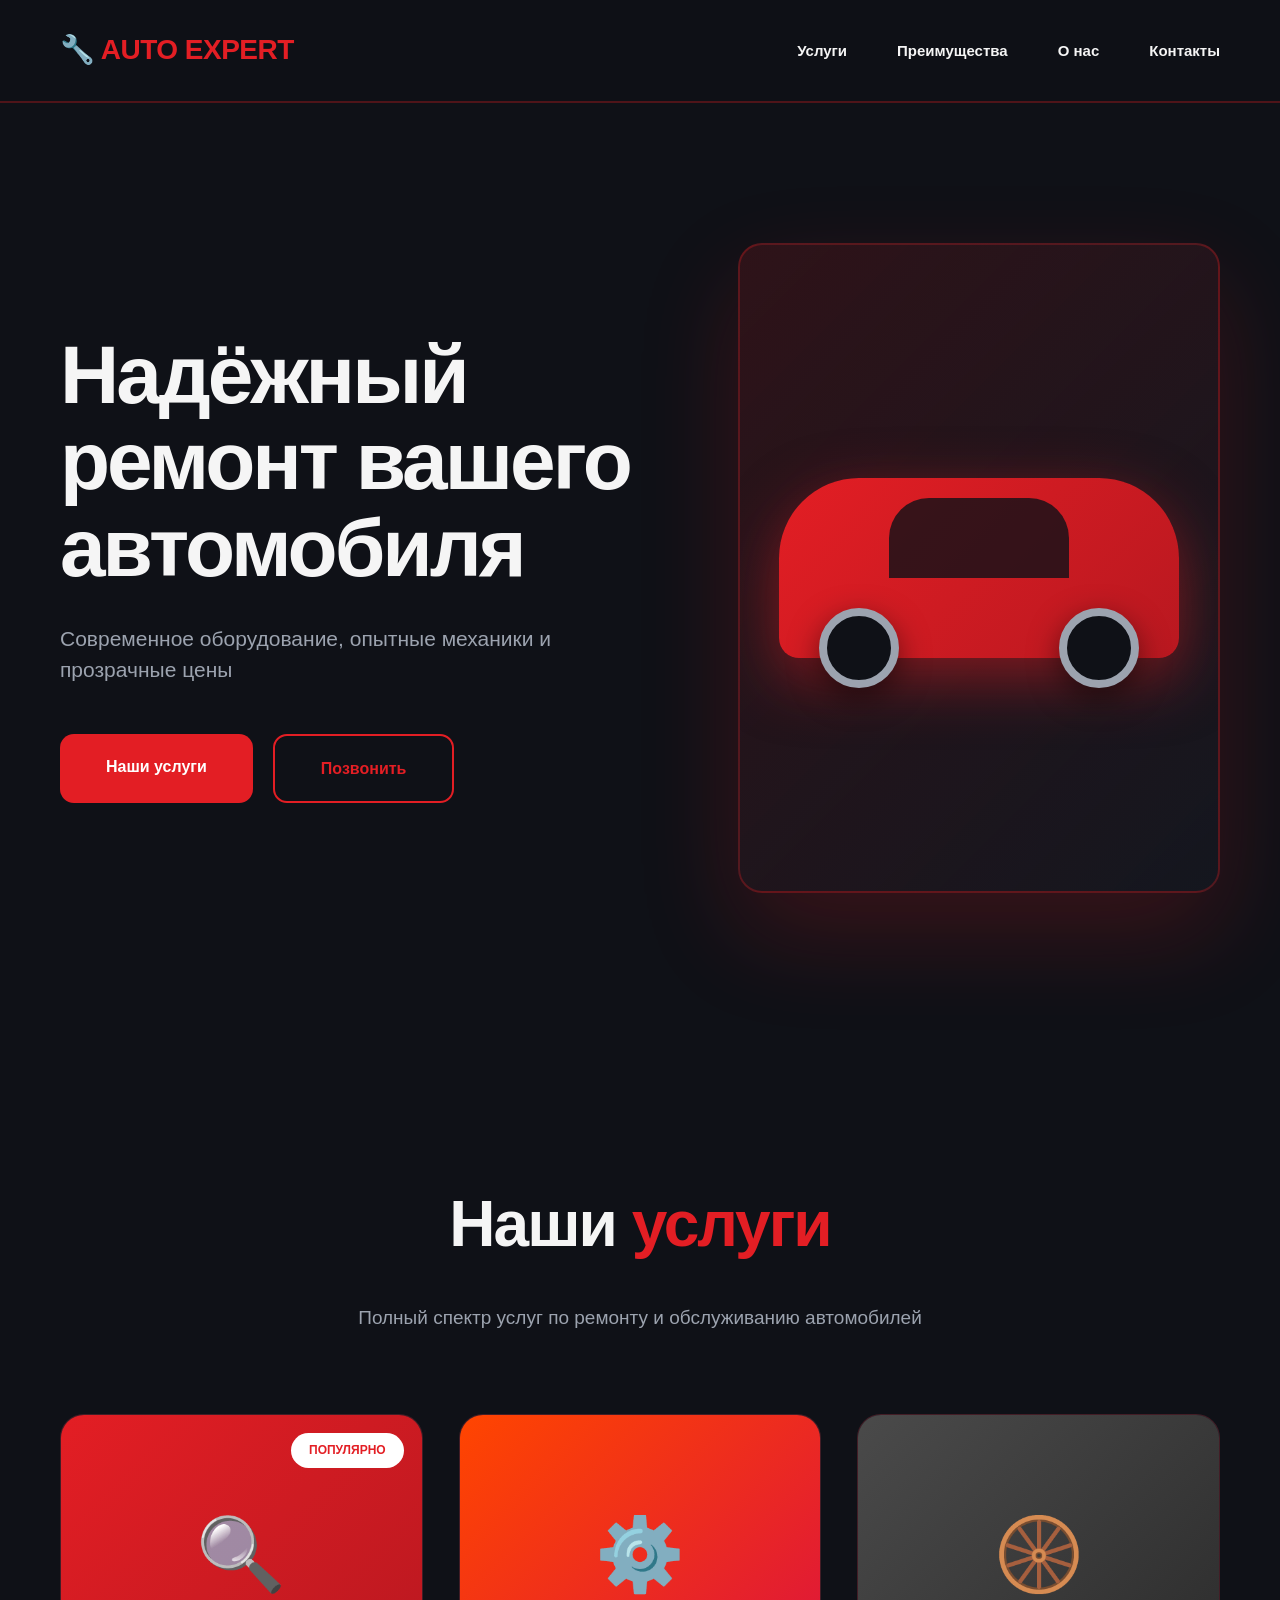
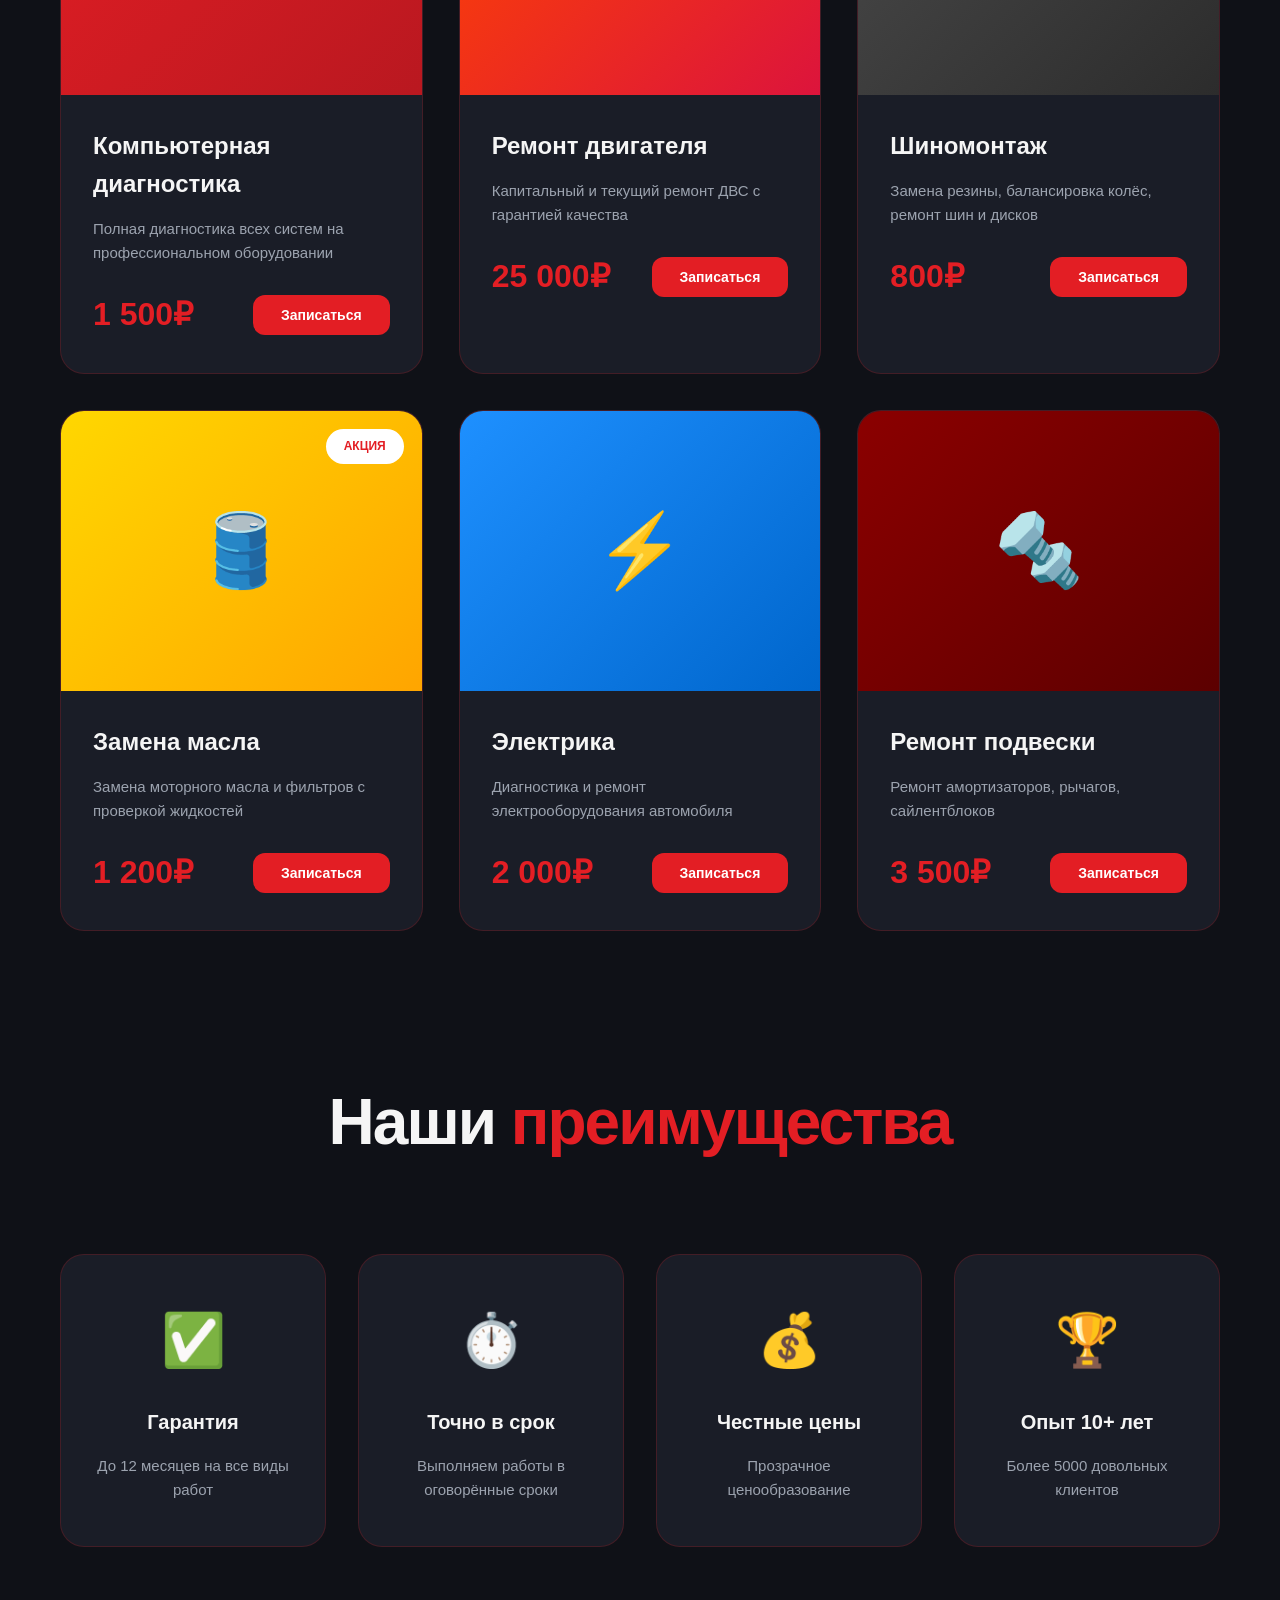
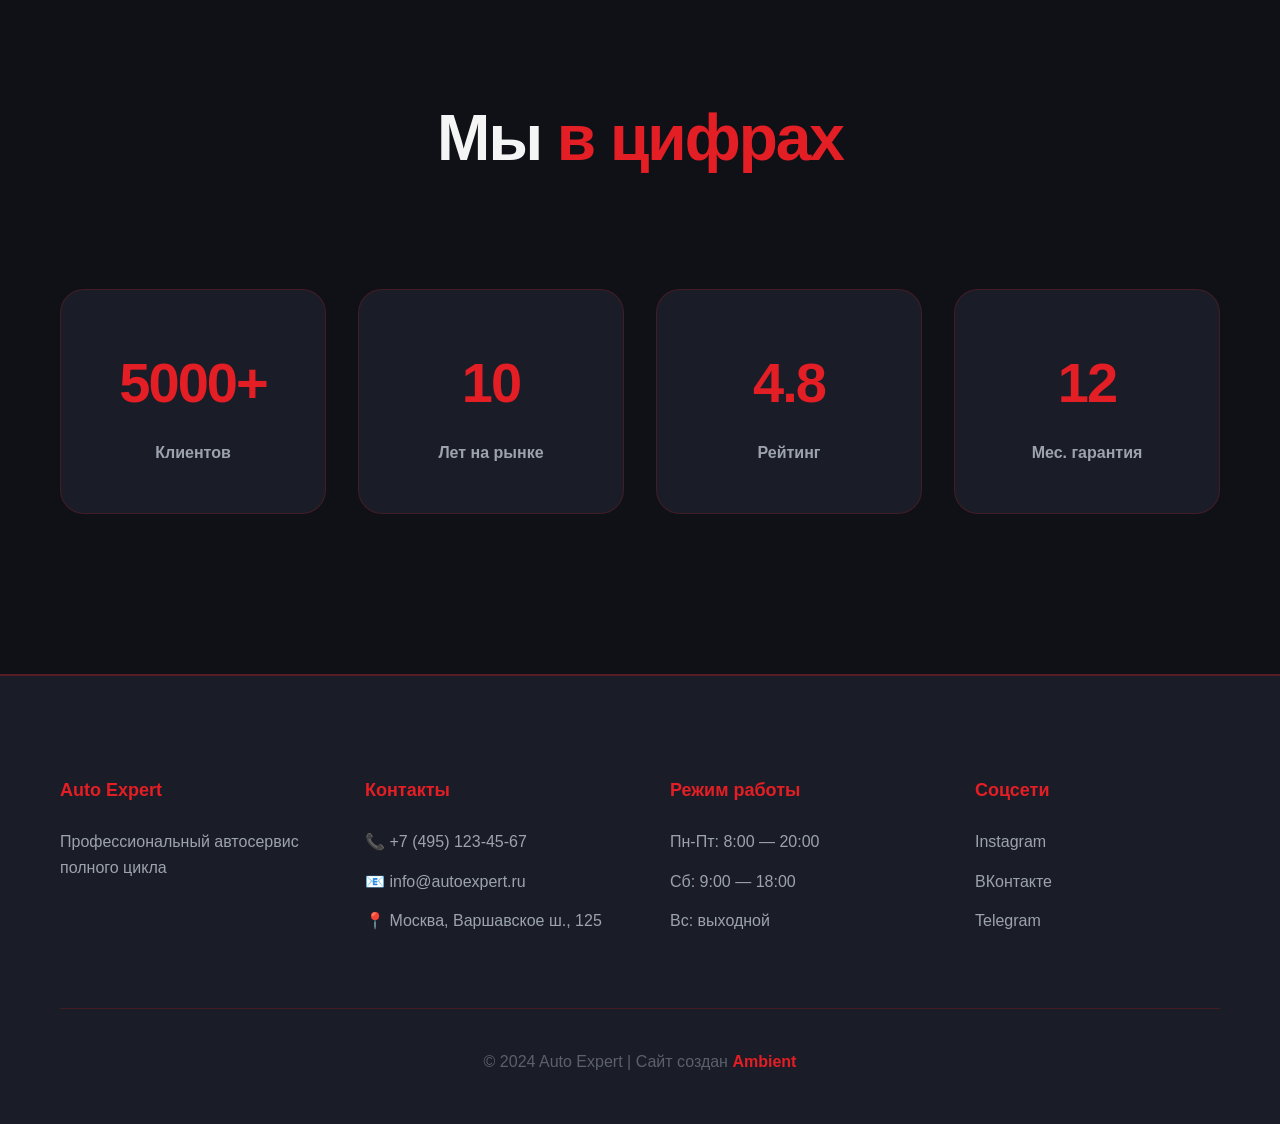
<file: works/autoservice.html>
<!DOCTYPE html>
<html lang="ru">
<head>
  <meta charset="UTF-8">
  <meta name="viewport" content="width=device-width, initial-scale=1.0">
  <title>Auto Expert — профессиональный автосервис</title>
  <style>
    * { margin: 0; padding: 0; box-sizing: border-box; }

    :root {
      --red: #E31E24;
      --red-dark: #B91820;
      --dark: #0F1117;
      --surface: #1A1D27;
      --gray: #9CA3AF;
      --white: #F5F5F5;
    }

    body {
      font-family: -apple-system, BlinkMacSystemFont, 'SF Pro Display', 'Segoe UI', sans-serif;
      background: var(--dark);
      color: var(--white);
      line-height: 1.6;
      overflow-x: hidden;
    }

    header {
      background: rgba(15, 17, 23, 0.98);
      backdrop-filter: blur(30px);
      border-bottom: 2px solid rgba(227, 30, 36, 0.3);
      padding: 28px 0;
      position: sticky;
      top: 0;
      z-index: 1000;
    }

    nav {
      max-width: 1300px;
      margin: 0 auto;
      padding: 0 60px;
      display: flex;
      justify-content: space-between;
      align-items: center;
    }

    .logo {
      font-size: 28px;
      font-weight: 800;
      color: var(--red);
      letter-spacing: -0.5px;
    }

    nav ul {
      list-style: none;
      display: flex;
      gap: 50px;
    }

    nav a {
      color: var(--white);
      text-decoration: none;
      font-weight: 600;
      font-size: 15px;
      transition: color 0.3s;
    }

    nav a:hover { color: var(--red); }

    .hero {
      max-width: 1300px;
      margin: 0 auto;
      padding: 140px 60px;
      display: grid;
      grid-template-columns: 1.2fr 1fr;
      gap: 100px;
      align-items: center;
    }

    .hero h1 {
      font-size: clamp(52px, 7vw, 82px);
      font-weight: 900;
      line-height: 1.05;
      margin-bottom: 32px;
      color: var(--white);
      letter-spacing: -3px;
    }

    .hero .subtitle {
      font-size: 21px;
      color: var(--gray);
      margin-bottom: 48px;
      line-height: 1.5;
    }

    .hero-visual {
      height: 650px;
      background: linear-gradient(135deg, rgba(227,30,36,0.15) 0%, rgba(26,29,39,0.5) 100%);
      border-radius: 24px;
      position: relative;
      overflow: hidden;
      border: 2px solid rgba(227, 30, 36, 0.3);
      box-shadow: 0 40px 100px rgba(227, 30, 36, 0.2);
    }

    .car-icon {
      position: absolute;
      width: 100%;
      height: 100%;
      display: flex;
      align-items: center;
      justify-content: center;
    }

    .car-body {
      width: 400px;
      height: 180px;
      background: linear-gradient(135deg, var(--red) 0%, var(--red-dark) 100%);
      border-radius: 80px 80px 20px 20px;
      position: relative;
      box-shadow: 0 20px 60px rgba(227, 30, 36, 0.5);
    }

    .car-window {
      width: 180px;
      height: 80px;
      background: rgba(15, 17, 23, 0.8);
      position: absolute;
      top: 20px;
      left: 110px;
      border-radius: 40px 40px 0 0;
    }

    .car-wheel {
      width: 80px;
      height: 80px;
      background: var(--dark);
      border-radius: 50%;
      border: 8px solid var(--gray);
      position: absolute;
      bottom: -30px;
      box-shadow: 0 10px 30px rgba(0,0,0,0.5);
    }

    .car-wheel:nth-child(2) { left: 40px; }
    .car-wheel:nth-child(3) { right: 40px; }

    .btn-group {
      display: flex;
      gap: 20px;
    }

    .btn {
      padding: 20px 46px;
      border-radius: 14px;
      font-weight: 700;
      font-size: 16px;
      text-decoration: none;
      transition: all 0.3s;
      display: inline-block;
      cursor: pointer;
      border: none;
    }

    .btn-primary {
      background: var(--red);
      color: white;
    }

    .btn-primary:hover {
      background: var(--red-dark);
      transform: translateY(-3px);
      box-shadow: 0 16px 40px rgba(227, 30, 36, 0.4);
    }

    .btn-secondary {
      border: 2px solid var(--red);
      color: var(--red);
      background: transparent;
    }

    .btn-secondary:hover {
      background: var(--red);
      color: white;
    }

    section {
      max-width: 1300px;
      margin: 140px auto;
      padding: 0 60px;
    }

    h2 {
      font-size: clamp(42px, 5vw, 64px);
      margin-bottom: 28px;
      text-align: center;
      font-weight: 800;
      color: var(--white);
      letter-spacing: -2px;
    }

    h2 span { color: var(--red); }

    .subtitle-text {
      text-align: center;
      font-size: 19px;
      color: var(--gray);
      margin-bottom: 80px;
      max-width: 680px;
      margin-left: auto;
      margin-right: auto;
    }

    .services-grid {
      display: grid;
      grid-template-columns: repeat(3, 1fr);
      gap: 36px;
    }

    .service-card {
      background: var(--surface);
      border-radius: 24px;
      overflow: hidden;
      border: 1px solid rgba(227, 30, 36, 0.2);
      transition: all 0.4s;
    }

    .service-card:hover {
      transform: translateY(-12px);
      box-shadow: 0 28px 70px rgba(227, 30, 36, 0.3);
      border-color: var(--red);
    }

    .service-img {
      height: 280px;
      position: relative;
      display: flex;
      align-items: center;
      justify-content: center;
    }

    .service-card:nth-child(1) .service-img {
      background: linear-gradient(135deg, var(--red) 0%, var(--red-dark) 100%);
    }
    .service-card:nth-child(2) .service-img {
      background: linear-gradient(135deg, #FF4500 0%, #DC143C 100%);
    }
    .service-card:nth-child(3) .service-img {
      background: linear-gradient(135deg, #4A4A4A 0%, #2C2C2C 100%);
    }
    .service-card:nth-child(4) .service-img {
      background: linear-gradient(135deg, #FFD700 0%, #FFA500 100%);
    }
    .service-card:nth-child(5) .service-img {
      background: linear-gradient(135deg, #1E90FF 0%, #0066CC 100%);
    }
    .service-card:nth-child(6) .service-img {
      background: linear-gradient(135deg, #8B0000 0%, #5C0000 100%);
    }

    .service-img::after {
      content: '🔍';
      font-size: 72px;
    }

    .service-card:nth-child(2) .service-img::after { content: '⚙️'; }
    .service-card:nth-child(3) .service-img::after { content: '🛞'; }
    .service-card:nth-child(4) .service-img::after { content: '🛢️'; }
    .service-card:nth-child(5) .service-img::after { content: '⚡'; }
    .service-card:nth-child(6) .service-img::after { content: '🔩'; }

    .badge {
      position: absolute;
      top: 18px;
      right: 18px;
      background: white;
      color: var(--red);
      padding: 8px 18px;
      border-radius: 20px;
      font-size: 12px;
      font-weight: 700;
      text-transform: uppercase;
    }

    .service-content {
      padding: 32px;
    }

    .service-content h3 {
      font-size: 24px;
      margin-bottom: 14px;
      font-weight: 700;
      color: var(--white);
    }

    .service-content p {
      color: var(--gray);
      margin-bottom: 24px;
      font-size: 15px;
      line-height: 1.6;
    }

    .service-footer {
      display: flex;
      justify-content: space-between;
      align-items: center;
    }

    .price {
      font-size: 32px;
      font-weight: 800;
      color: var(--red);
    }

    .order-btn {
      padding: 12px 28px;
      background: var(--red);
      color: white;
      border: none;
      border-radius: 12px;
      font-weight: 700;
      cursor: pointer;
      transition: all 0.3s;
      font-size: 14px;
    }

    .order-btn:hover {
      background: var(--red-dark);
    }

    .stats {
      display: grid;
      grid-template-columns: repeat(4, 1fr);
      gap: 32px;
      margin-top: 100px;
    }

    .stat-card {
      text-align: center;
      padding: 48px 36px;
      background: var(--surface);
      border-radius: 24px;
      border: 1px solid rgba(227, 30, 36, 0.2);
    }

    .stat-num {
      font-size: 56px;
      font-weight: 900;
      color: var(--red);
      margin-bottom: 12px;
      letter-spacing: -2px;
    }

    .stat-label {
      font-size: 16px;
      color: var(--gray);
      font-weight: 600;
    }

    .features {
      display: grid;
      grid-template-columns: repeat(4, 1fr);
      gap: 32px;
      margin-top: 80px;
    }

    .feature {
      text-align: center;
      padding: 44px 32px;
      background: var(--surface);
      border-radius: 24px;
      border: 1px solid rgba(227, 30, 36, 0.2);
    }

    .feature-icon {
      font-size: 52px;
      margin-bottom: 24px;
    }

    .feature h3 {
      font-size: 20px;
      margin-bottom: 16px;
      font-weight: 700;
      color: var(--white);
    }

    .feature p {
      color: var(--gray);
      line-height: 1.6;
      font-size: 15px;
    }

    footer {
      background: var(--surface);
      border-top: 2px solid rgba(227, 30, 36, 0.3);
      padding: 100px 60px 50px;
      margin-top: 160px;
    }

    .footer-grid {
      max-width: 1300px;
      margin: 0 auto;
      display: grid;
      grid-template-columns: repeat(4, 1fr);
      gap: 60px;
      margin-bottom: 60px;
    }

    .footer-col h4 {
      color: var(--red);
      margin-bottom: 24px;
      font-size: 18px;
      font-weight: 700;
    }

    .footer-col p,
    .footer-col a {
      color: var(--gray);
      text-decoration: none;
      display: block;
      margin-bottom: 14px;
      line-height: 1.6;
    }

    .footer-col a:hover {
      color: var(--red);
    }

    .copyright {
      text-align: center;
      color: rgba(156, 163, 175, 0.5);
      padding-top: 40px;
      border-top: 1px solid rgba(227, 30, 36, 0.2);
      max-width: 1300px;
      margin: 0 auto;
    }

    .copyright a {
      color: var(--red);
      text-decoration: none;
      font-weight: 600;
    }

    @media (max-width: 1024px) {
      .hero { grid-template-columns: 1fr; gap: 60px; }
      .services-grid { grid-template-columns: repeat(2, 1fr); }
      .stats, .features { grid-template-columns: repeat(2, 1fr); }
    }

    @media (max-width: 768px) {
      nav ul { display: none; }
      .services-grid, .stats, .features, .footer-grid { grid-template-columns: 1fr; }
      section { padding: 0 30px; margin: 80px auto; }
    }
  </style>
</head>
<body>
  <header>
    <nav>
      <div class="logo">🔧 AUTO EXPERT</div>
      <ul>
        <li><a href="#services">Услуги</a></li>
        <li><a href="#why">Преимущества</a></li>
        <li><a href="#stats">О нас</a></li>
        <li><a href="#contact">Контакты</a></li>
      </ul>
    </nav>
  </header>

  <div class="hero">
    <div>
      <h1>Надёжный ремонт вашего автомобиля</h1>
      <p class="subtitle">Современное оборудование, опытные механики и прозрачные цены</p>
      <div class="btn-group">
        <a href="#services" class="btn btn-primary">Наши услуги</a>
        <a href="tel:+74951234567" class="btn btn-secondary">Позвонить</a>
      </div>
    </div>
    <div class="hero-visual">
      <div class="car-icon">
        <div class="car-body">
          <div class="car-window"></div>
          <div class="car-wheel"></div>
          <div class="car-wheel"></div>
        </div>
      </div>
    </div>
  </div>

  <section id="services">
    <h2>Наши <span>услуги</span></h2>
    <p class="subtitle-text">Полный спектр услуг по ремонту и обслуживанию автомобилей</p>

    <div class="services-grid">
      <div class="service-card">
        <div class="service-img">
          <span class="badge">Популярно</span>
        </div>
        <div class="service-content">
          <h3>Компьютерная диагностика</h3>
          <p>Полная диагностика всех систем на профессиональном оборудовании</p>
          <div class="service-footer">
            <div class="price">1 500₽</div>
            <button class="order-btn">Записаться</button>
          </div>
        </div>
      </div>

      <div class="service-card">
        <div class="service-img"></div>
        <div class="service-content">
          <h3>Ремонт двигателя</h3>
          <p>Капитальный и текущий ремонт ДВС с гарантией качества</p>
          <div class="service-footer">
            <div class="price">25 000₽</div>
            <button class="order-btn">Записаться</button>
          </div>
        </div>
      </div>

      <div class="service-card">
        <div class="service-img"></div>
        <div class="service-content">
          <h3>Шиномонтаж</h3>
          <p>Замена резины, балансировка колёс, ремонт шин и дисков</p>
          <div class="service-footer">
            <div class="price">800₽</div>
            <button class="order-btn">Записаться</button>
          </div>
        </div>
      </div>

      <div class="service-card">
        <div class="service-img">
          <span class="badge">Акция</span>
        </div>
        <div class="service-content">
          <h3>Замена масла</h3>
          <p>Замена моторного масла и фильтров с проверкой жидкостей</p>
          <div class="service-footer">
            <div class="price">1 200₽</div>
            <button class="order-btn">Записаться</button>
          </div>
        </div>
      </div>

      <div class="service-card">
        <div class="service-img"></div>
        <div class="service-content">
          <h3>Электрика</h3>
          <p>Диагностика и ремонт электрооборудования автомобиля</p>
          <div class="service-footer">
            <div class="price">2 000₽</div>
            <button class="order-btn">Записаться</button>
          </div>
        </div>
      </div>

      <div class="service-card">
        <div class="service-img"></div>
        <div class="service-content">
          <h3>Ремонт подвески</h3>
          <p>Ремонт амортизаторов, рычагов, сайлентблоков</p>
          <div class="service-footer">
            <div class="price">3 500₽</div>
            <button class="order-btn">Записаться</button>
          </div>
        </div>
      </div>
    </div>
  </section>

  <section id="why">
    <h2>Наши <span>преимущества</span></h2>
    <div class="features">
      <div class="feature">
        <div class="feature-icon">✅</div>
        <h3>Гарантия</h3>
        <p>До 12 месяцев на все виды работ</p>
      </div>
      <div class="feature">
        <div class="feature-icon">⏱️</div>
        <h3>Точно в срок</h3>
        <p>Выполняем работы в оговорённые сроки</p>
      </div>
      <div class="feature">
        <div class="feature-icon">💰</div>
        <h3>Честные цены</h3>
        <p>Прозрачное ценообразование</p>
      </div>
      <div class="feature">
        <div class="feature-icon">🏆</div>
        <h3>Опыт 10+ лет</h3>
        <p>Более 5000 довольных клиентов</p>
      </div>
    </div>
  </section>

  <section id="stats">
    <h2>Мы <span>в цифрах</span></h2>
    <div class="stats">
      <div class="stat-card">
        <div class="stat-num">5000+</div>
        <div class="stat-label">Клиентов</div>
      </div>
      <div class="stat-card">
        <div class="stat-num">10</div>
        <div class="stat-label">Лет на рынке</div>
      </div>
      <div class="stat-card">
        <div class="stat-num">4.8</div>
        <div class="stat-label">Рейтинг</div>
      </div>
      <div class="stat-card">
        <div class="stat-num">12</div>
        <div class="stat-label">Мес. гарантия</div>
      </div>
    </div>
  </section>

  <footer id="contact">
    <div class="footer-grid">
      <div class="footer-col">
        <h4>Auto Expert</h4>
        <p>Профессиональный автосервис полного цикла</p>
      </div>
      <div class="footer-col">
        <h4>Контакты</h4>
        <p>📞 +7 (495) 123-45-67</p>
        <p>📧 info@autoexpert.ru</p>
        <p>📍 Москва, Варшавское ш., 125</p>
      </div>
      <div class="footer-col">
        <h4>Режим работы</h4>
        <p>Пн-Пт: 8:00 — 20:00</p>
        <p>Сб: 9:00 — 18:00</p>
        <p>Вс: выходной</p>
      </div>
      <div class="footer-col">
        <h4>Соцсети</h4>
        <a href="#">Instagram</a>
        <a href="#">ВКонтакте</a>
        <a href="#">Telegram</a>
      </div>
    </div>
    <div class="copyright">
      © 2024 Auto Expert | Сайт создан <a href="/">Ambient</a>
    </div>
  </footer>
</body>
</html>
</file>
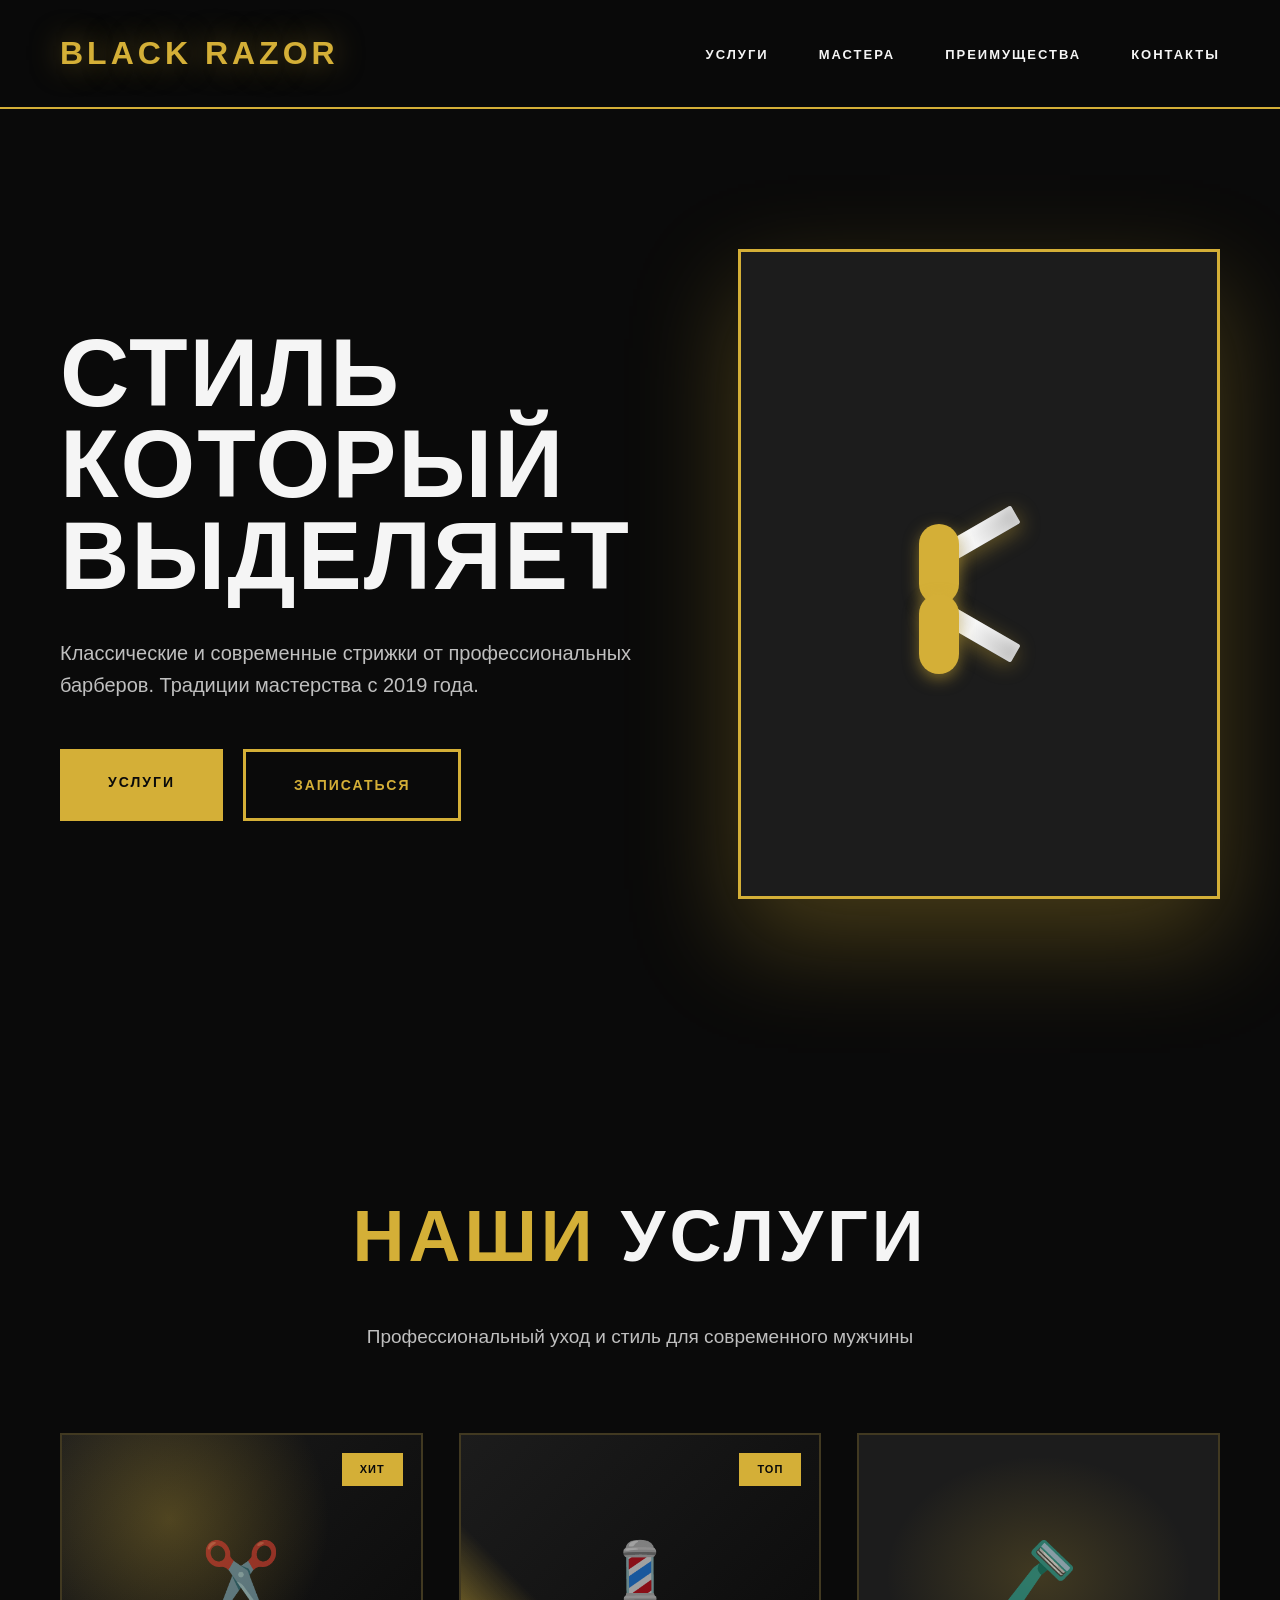
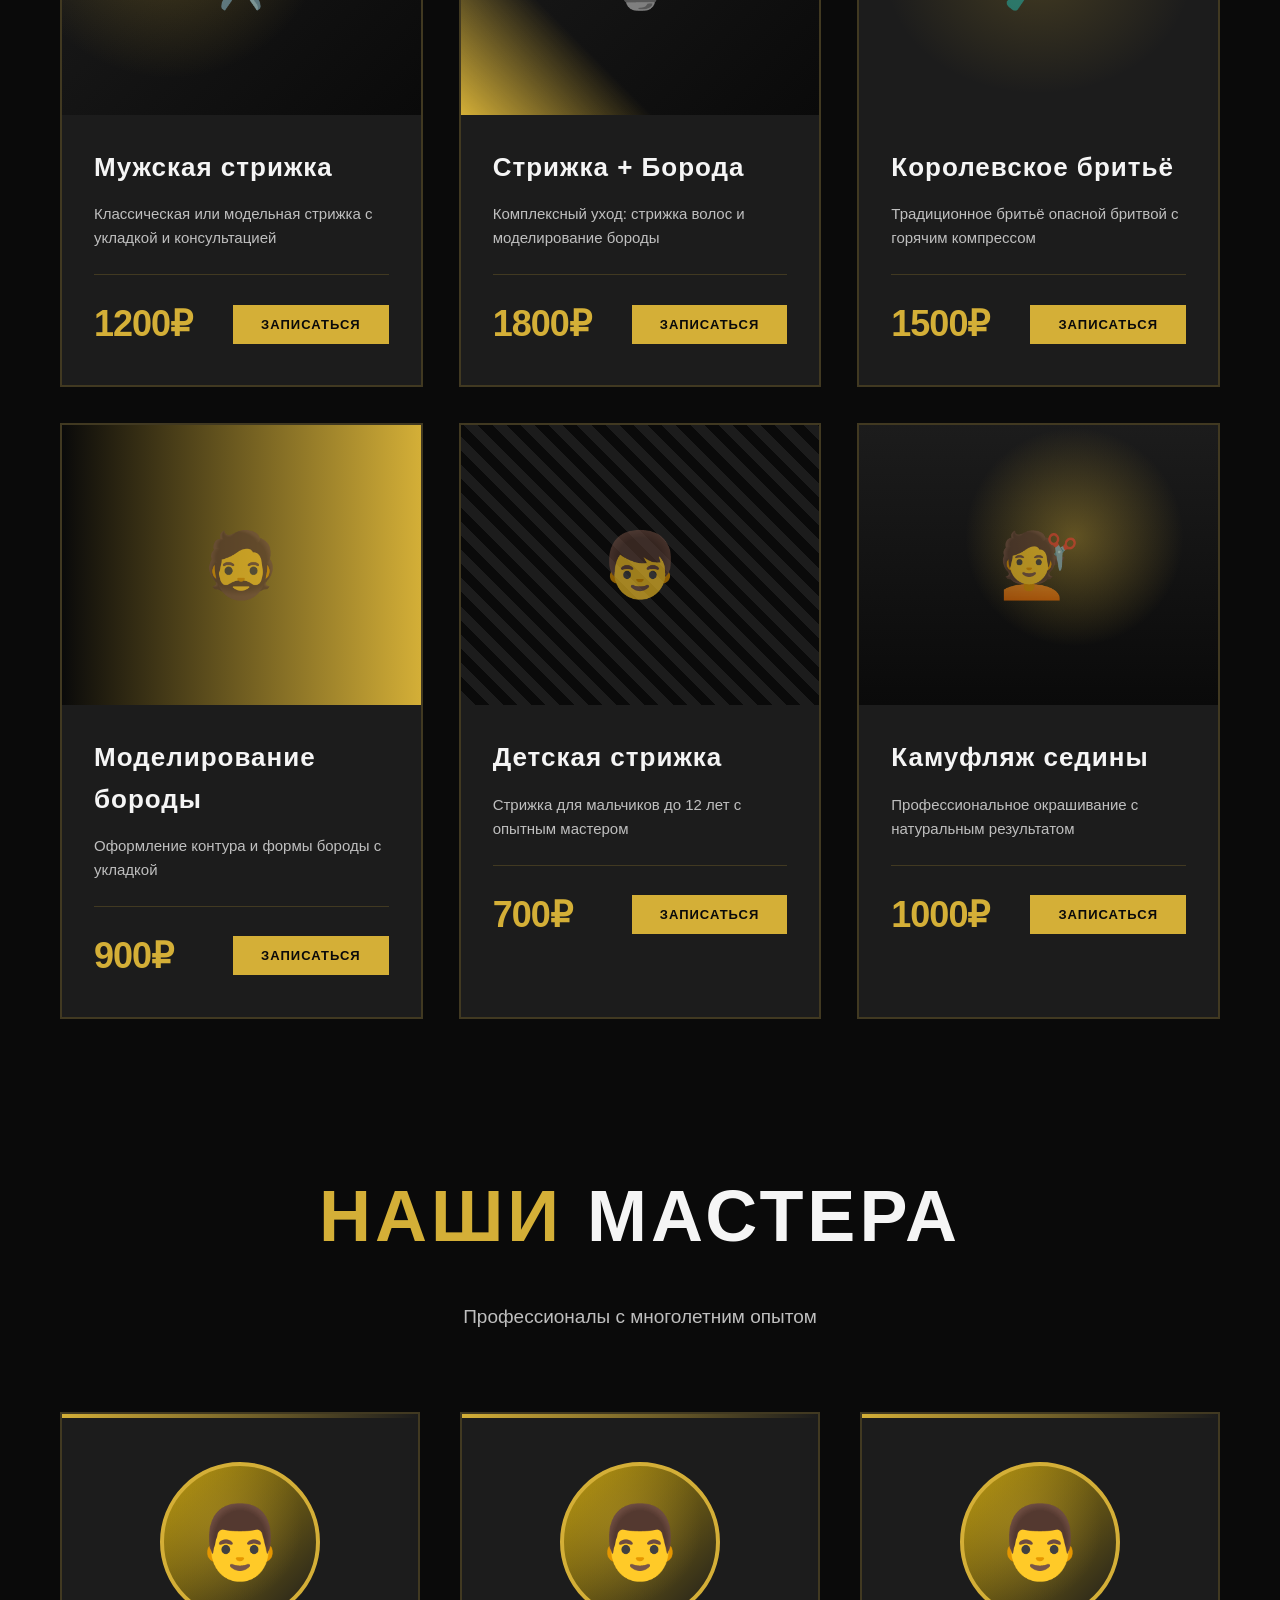
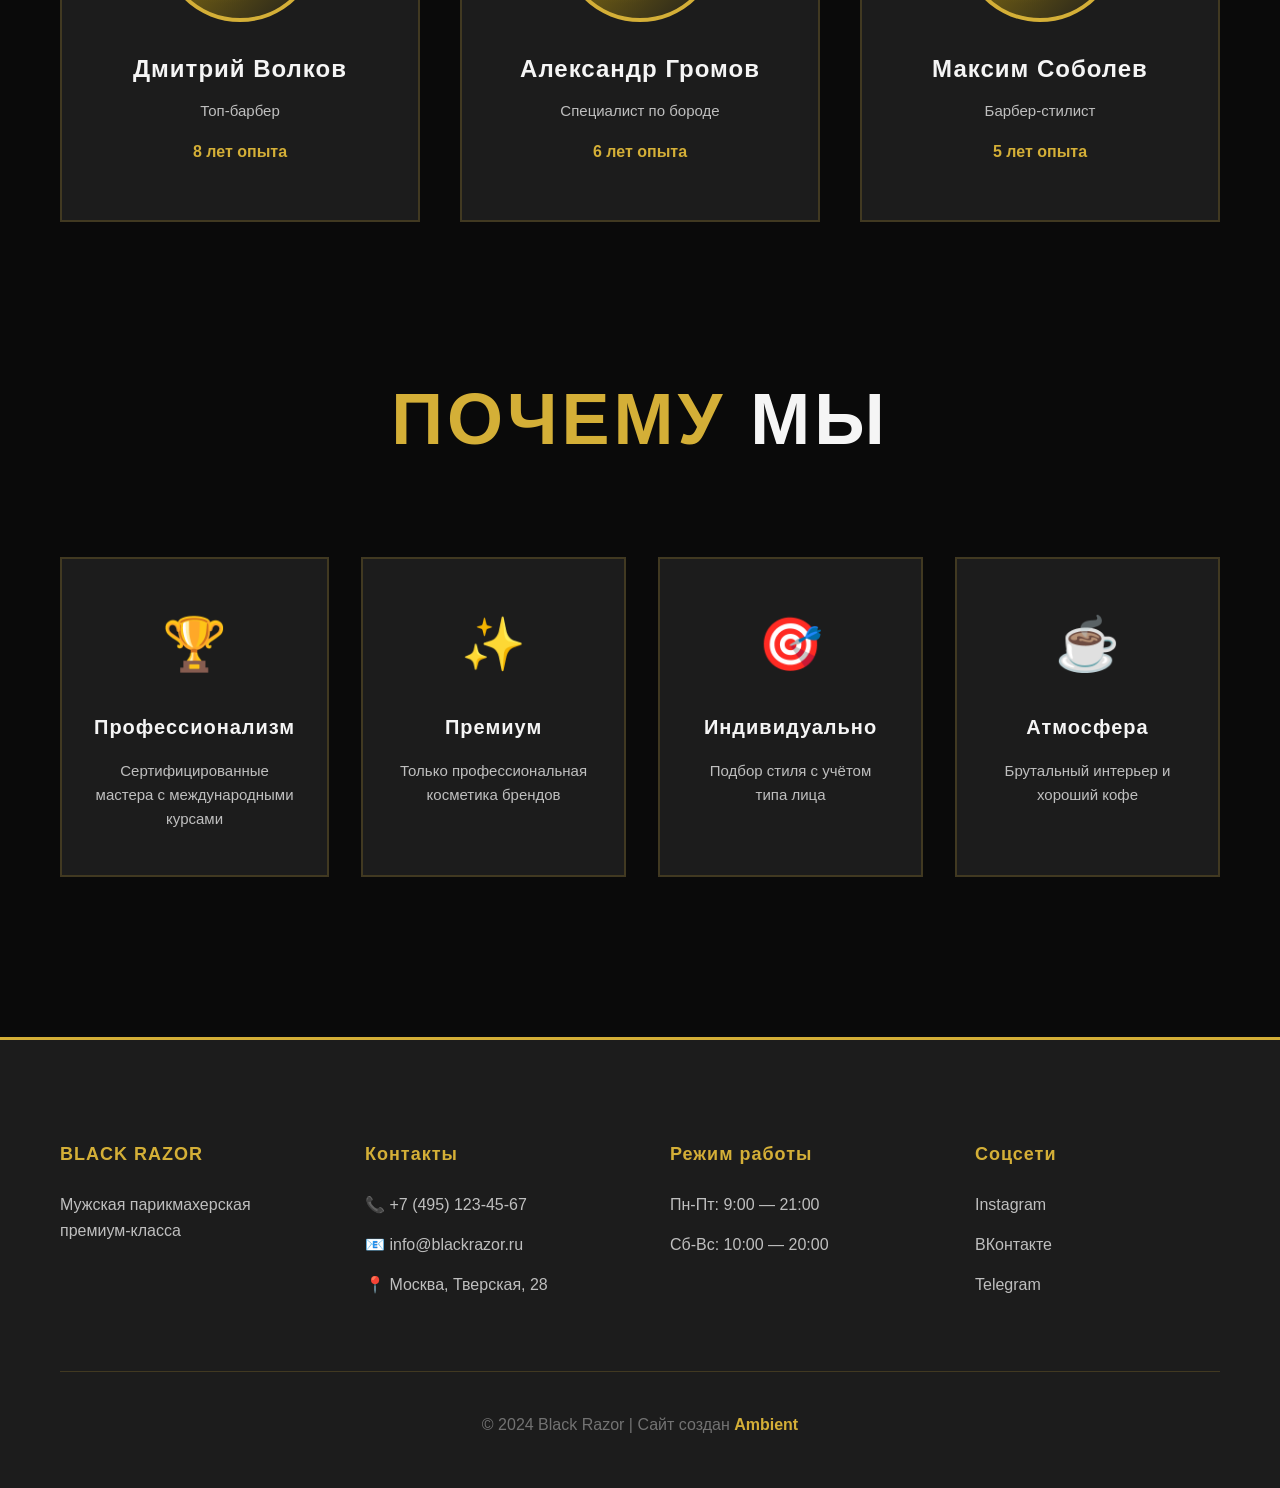
<file: works/barbershop.html>
<!DOCTYPE html>
<html lang="ru">
<head>
  <meta charset="UTF-8">
  <meta name="viewport" content="width=device-width, initial-scale=1.0">
  <title>Black Razor — барбершоп премиум-класса</title>
  <style>
    * { margin: 0; padding: 0; box-sizing: border-box; }

    :root {
      --gold: #D4AF37;
      --gold-dark: #B8960C;
      --black: #0A0A0A;
      --charcoal: #1C1C1C;
      --silver: #BFBFBF;
      --white: #F5F5F5;
    }

    body {
      font-family: -apple-system, BlinkMacSystemFont, 'SF Pro Display', 'Segoe UI', sans-serif;
      background: var(--black);
      color: var(--white);
      line-height: 1.6;
      overflow-x: hidden;
    }

    header {
      background: rgba(10, 10, 10, 0.98);
      backdrop-filter: blur(30px);
      border-bottom: 2px solid var(--gold);
      padding: 28px 0;
      position: sticky;
      top: 0;
      z-index: 1000;
    }

    nav {
      max-width: 1300px;
      margin: 0 auto;
      padding: 0 60px;
      display: flex;
      justify-content: space-between;
      align-items: center;
    }

    .logo {
      font-size: 32px;
      font-weight: 900;
      color: var(--gold);
      letter-spacing: 4px;
      text-transform: uppercase;
      text-shadow: 0 0 30px rgba(212, 175, 55, 0.5);
    }

    nav ul {
      list-style: none;
      display: flex;
      gap: 50px;
    }

    nav a {
      color: var(--white);
      text-decoration: none;
      font-weight: 700;
      font-size: 13px;
      letter-spacing: 2px;
      text-transform: uppercase;
      transition: color 0.3s;
    }

    nav a:hover { color: var(--gold); }

    .hero {
      max-width: 1300px;
      margin: 0 auto;
      padding: 140px 60px;
      display: grid;
      grid-template-columns: 1.2fr 1fr;
      gap: 100px;
      align-items: center;
    }

    .hero h1 {
      font-size: clamp(56px, 8vw, 96px);
      font-weight: 900;
      line-height: 0.95;
      margin-bottom: 36px;
      color: var(--white);
      letter-spacing: 2px;
      text-transform: uppercase;
    }

    .hero .subtitle {
      font-size: 20px;
      color: var(--silver);
      margin-bottom: 48px;
      line-height: 1.6;
    }

    .hero-visual {
      height: 650px;
      background: var(--charcoal);
      border: 3px solid var(--gold);
      position: relative;
      overflow: hidden;
      box-shadow: 0 40px 100px rgba(212, 175, 55, 0.3);
    }

    .barber-tools {
      position: absolute;
      width: 100%;
      height: 100%;
      display: flex;
      align-items: center;
      justify-content: center;
    }

    .scissors {
      width: 200px;
      height: 200px;
      position: relative;
    }

    .blade {
      width: 100px;
      height: 20px;
      background: linear-gradient(90deg, var(--silver) 0%, var(--white) 50%, var(--silver) 100%);
      border-radius: 10px 2px 2px 10px;
      box-shadow:
        inset 0 2px 10px rgba(255,255,255,0.5),
        0 5px 20px rgba(212, 175, 55, 0.4);
      position: absolute;
    }

    .blade:nth-child(1) {
      top: 40%;
      left: 50%;
      transform: translateX(-50%) rotate(-30deg);
      transform-origin: left center;
    }

    .blade:nth-child(2) {
      top: 60%;
      left: 50%;
      transform: translateX(-50%) rotate(30deg);
      transform-origin: left center;
    }

    .handle {
      width: 40px;
      height: 80px;
      background: var(--gold);
      border-radius: 20px;
      position: absolute;
      box-shadow: 0 5px 15px rgba(212, 175, 55, 0.5);
    }

    .handle:nth-child(3) {
      top: 25%;
      left: 20%;
    }

    .handle:nth-child(4) {
      top: 60%;
      left: 20%;
    }

    .btn-group {
      display: flex;
      gap: 20px;
    }

    .btn {
      padding: 22px 48px;
      border-radius: 0;
      font-weight: 900;
      font-size: 14px;
      text-decoration: none;
      transition: all 0.3s;
      display: inline-block;
      cursor: pointer;
      border: none;
      letter-spacing: 2px;
      text-transform: uppercase;
    }

    .btn-primary {
      background: var(--gold);
      color: var(--black);
    }

    .btn-primary:hover {
      background: var(--gold-dark);
      transform: translateY(-3px);
      box-shadow: 0 16px 40px rgba(212, 175, 55, 0.4);
    }

    .btn-secondary {
      border: 3px solid var(--gold);
      color: var(--gold);
      background: transparent;
    }

    .btn-secondary:hover {
      background: var(--gold);
      color: var(--black);
    }

    section {
      max-width: 1300px;
      margin: 140px auto;
      padding: 0 60px;
    }

    h2 {
      font-size: clamp(42px, 6vw, 72px);
      margin-bottom: 28px;
      text-align: center;
      font-weight: 900;
      color: var(--white);
      letter-spacing: 4px;
      text-transform: uppercase;
    }

    h2 span { color: var(--gold); }

    .subtitle-text {
      text-align: center;
      font-size: 19px;
      color: var(--silver);
      margin-bottom: 80px;
      max-width: 680px;
      margin-left: auto;
      margin-right: auto;
    }

    .services-grid {
      display: grid;
      grid-template-columns: repeat(3, 1fr);
      gap: 36px;
    }

    .service-card {
      background: var(--charcoal);
      border: 2px solid rgba(212, 175, 55, 0.2);
      overflow: hidden;
      transition: all 0.4s;
    }

    .service-card:hover {
      transform: translateY(-12px);
      box-shadow: 0 28px 70px rgba(212, 175, 55, 0.3);
      border-color: var(--gold);
    }

    .service-img {
      height: 280px;
      position: relative;
      display: flex;
      align-items: center;
      justify-content: center;
    }

    /* Стрижка */
    .service-card:nth-child(1) .service-img {
      background:
        radial-gradient(circle at 30% 30%, rgba(212,175,55,0.3) 0%, transparent 50%),
        linear-gradient(135deg, var(--charcoal) 0%, var(--black) 100%);
    }

    /* Стрижка + борода */
    .service-card:nth-child(2) .service-img {
      background:
        linear-gradient(45deg, var(--gold) 0%, transparent 30%),
        linear-gradient(135deg, var(--charcoal) 0%, var(--black) 100%);
    }

    /* Бритье */
    .service-card:nth-child(3) .service-img {
      background:
        radial-gradient(ellipse at center, rgba(212,175,55,0.2) 0%, transparent 60%),
        var(--charcoal);
    }

    /* Борода */
    .service-card:nth-child(4) .service-img {
      background:
        linear-gradient(90deg, transparent 0%, var(--gold) 50%, transparent 100%),
        var(--black);
      background-size: 200% 100%;
    }

    /* Детская */
    .service-card:nth-child(5) .service-img {
      background:
        repeating-linear-gradient(45deg, var(--charcoal), var(--charcoal) 10px, var(--black) 10px, var(--black) 20px);
    }

    /* Камуфляж */
    .service-card:nth-child(6) .service-img {
      background:
        radial-gradient(circle at 60% 40%, rgba(212,175,55,0.4) 0%, transparent 40%),
        linear-gradient(180deg, var(--charcoal) 0%, var(--black) 100%);
    }

    .service-img::after {
      content: '✂️';
      font-size: 64px;
      opacity: 0.6;
    }

    .service-card:nth-child(2) .service-img::after { content: '💈'; }
    .service-card:nth-child(3) .service-img::after { content: '🪒'; }
    .service-card:nth-child(4) .service-img::after { content: '🧔'; }
    .service-card:nth-child(5) .service-img::after { content: '👦'; }
    .service-card:nth-child(6) .service-img::after { content: '💇'; }

    .badge {
      position: absolute;
      top: 18px;
      right: 18px;
      background: var(--gold);
      color: var(--black);
      padding: 8px 18px;
      font-size: 11px;
      font-weight: 900;
      text-transform: uppercase;
      letter-spacing: 1px;
    }

    .service-content {
      padding: 32px;
    }

    .service-content h3 {
      font-size: 26px;
      margin-bottom: 14px;
      font-weight: 800;
      color: var(--white);
      letter-spacing: 1px;
    }

    .service-content p {
      color: var(--silver);
      margin-bottom: 24px;
      font-size: 15px;
      line-height: 1.6;
    }

    .service-footer {
      display: flex;
      justify-content: space-between;
      align-items: center;
      border-top: 1px solid rgba(212, 175, 55, 0.2);
      padding-top: 20px;
    }

    .price {
      font-size: 36px;
      font-weight: 900;
      color: var(--gold);
      letter-spacing: -1px;
    }

    .book-btn {
      padding: 12px 28px;
      background: var(--gold);
      color: var(--black);
      border: none;
      font-weight: 900;
      cursor: pointer;
      transition: all 0.3s;
      font-size: 13px;
      letter-spacing: 1px;
      text-transform: uppercase;
    }

    .book-btn:hover {
      background: var(--gold-dark);
    }

    .masters {
      display: grid;
      grid-template-columns: repeat(3, 1fr);
      gap: 40px;
      margin-top: 80px;
    }

    .master {
      text-align: center;
      background: var(--charcoal);
      padding: 48px 36px;
      border: 2px solid rgba(212, 175, 55, 0.2);
      position: relative;
    }

    .master::before {
      content: '';
      position: absolute;
      top: 0;
      left: 0;
      width: 100%;
      height: 4px;
      background: linear-gradient(90deg, var(--gold) 0%, transparent 100%);
    }

    .master:hover {
      border-color: var(--gold);
    }

    .master-photo {
      width: 160px;
      height: 160px;
      border-radius: 50%;
      margin: 0 auto 28px;
      background:
        radial-gradient(circle at 40% 40%, rgba(212,175,55,0.3) 0%, transparent 60%),
        linear-gradient(135deg, var(--gold-dark) 0%, var(--charcoal) 100%);
      border: 4px solid var(--gold);
      display: flex;
      align-items: center;
      justify-content: center;
      font-size: 72px;
    }

    .master h3 {
      font-size: 24px;
      margin-bottom: 10px;
      color: var(--white);
      font-weight: 800;
      letter-spacing: 1px;
    }

    .master p {
      color: var(--silver);
      font-size: 15px;
      margin-bottom: 8px;
    }

    .master .exp {
      margin-top: 16px;
      color: var(--gold);
      font-weight: 700;
      font-size: 16px;
    }

    .features {
      display: grid;
      grid-template-columns: repeat(4, 1fr);
      gap: 32px;
      margin-top: 80px;
    }

    .feature {
      text-align: center;
      padding: 44px 32px;
      background: var(--charcoal);
      border: 2px solid rgba(212, 175, 55, 0.2);
    }

    .feature:hover {
      border-color: var(--gold);
    }

    .feature-icon {
      font-size: 52px;
      margin-bottom: 24px;
    }

    .feature h3 {
      font-size: 20px;
      margin-bottom: 16px;
      font-weight: 800;
      color: var(--white);
      letter-spacing: 1px;
    }

    .feature p {
      color: var(--silver);
      line-height: 1.6;
      font-size: 15px;
    }

    footer {
      background: var(--charcoal);
      border-top: 3px solid var(--gold);
      padding: 100px 60px 50px;
      margin-top: 160px;
    }

    .footer-grid {
      max-width: 1300px;
      margin: 0 auto;
      display: grid;
      grid-template-columns: repeat(4, 1fr);
      gap: 60px;
      margin-bottom: 60px;
    }

    .footer-col h4 {
      color: var(--gold);
      margin-bottom: 24px;
      font-size: 18px;
      font-weight: 800;
      letter-spacing: 1px;
    }

    .footer-col p,
    .footer-col a {
      color: var(--silver);
      text-decoration: none;
      display: block;
      margin-bottom: 14px;
      line-height: 1.6;
    }

    .footer-col a:hover {
      color: var(--gold);
    }

    .copyright {
      text-align: center;
      color: rgba(245, 245, 245, 0.4);
      padding-top: 40px;
      border-top: 1px solid rgba(212, 175, 55, 0.2);
      max-width: 1300px;
      margin: 0 auto;
    }

    .copyright a {
      color: var(--gold);
      text-decoration: none;
      font-weight: 700;
    }

    @media (max-width: 1024px) {
      .hero { grid-template-columns: 1fr; gap: 60px; }
      .services-grid, .masters { grid-template-columns: repeat(2, 1fr); }
      .features { grid-template-columns: repeat(2, 1fr); }
    }

    @media (max-width: 768px) {
      nav ul { display: none; }
      .services-grid, .masters, .features, .footer-grid { grid-template-columns: 1fr; }
      section { padding: 0 30px; margin: 80px auto; }
    }
  </style>
</head>
<body>
  <header>
    <nav>
      <div class="logo">BLACK RAZOR</div>
      <ul>
        <li><a href="#services">Услуги</a></li>
        <li><a href="#masters">Мастера</a></li>
        <li><a href="#why">Преимущества</a></li>
        <li><a href="#contact">Контакты</a></li>
      </ul>
    </nav>
  </header>

  <div class="hero">
    <div>
      <h1>СТИЛЬ<br>КОТОРЫЙ<br>ВЫДЕЛЯЕТ</h1>
      <p class="subtitle">Классические и современные стрижки от профессиональных барберов. Традиции мастерства с 2019 года.</p>
      <div class="btn-group">
        <a href="#services" class="btn btn-primary">Услуги</a>
        <a href="tel:+74951234567" class="btn btn-secondary">Записаться</a>
      </div>
    </div>
    <div class="hero-visual">
      <div class="barber-tools">
        <div class="scissors">
          <div class="blade"></div>
          <div class="blade"></div>
          <div class="handle"></div>
          <div class="handle"></div>
        </div>
      </div>
    </div>
  </div>

  <section id="services">
    <h2><span>НАШИ</span> УСЛУГИ</h2>
    <p class="subtitle-text">Профессиональный уход и стиль для современного мужчины</p>

    <div class="services-grid">
      <div class="service-card">
        <div class="service-img">
          <span class="badge">Хит</span>
        </div>
        <div class="service-content">
          <h3>Мужская стрижка</h3>
          <p>Классическая или модельная стрижка с укладкой и консультацией</p>
          <div class="service-footer">
            <div class="price">1200₽</div>
            <button class="book-btn">Записаться</button>
          </div>
        </div>
      </div>

      <div class="service-card">
        <div class="service-img">
          <span class="badge">Топ</span>
        </div>
        <div class="service-content">
          <h3>Стрижка + Борода</h3>
          <p>Комплексный уход: стрижка волос и моделирование бороды</p>
          <div class="service-footer">
            <div class="price">1800₽</div>
            <button class="book-btn">Записаться</button>
          </div>
        </div>
      </div>

      <div class="service-card">
        <div class="service-img"></div>
        <div class="service-content">
          <h3>Королевское бритьё</h3>
          <p>Традиционное бритьё опасной бритвой с горячим компрессом</p>
          <div class="service-footer">
            <div class="price">1500₽</div>
            <button class="book-btn">Записаться</button>
          </div>
        </div>
      </div>

      <div class="service-card">
        <div class="service-img"></div>
        <div class="service-content">
          <h3>Моделирование бороды</h3>
          <p>Оформление контура и формы бороды с укладкой</p>
          <div class="service-footer">
            <div class="price">900₽</div>
            <button class="book-btn">Записаться</button>
          </div>
        </div>
      </div>

      <div class="service-card">
        <div class="service-img"></div>
        <div class="service-content">
          <h3>Детская стрижка</h3>
          <p>Стрижка для мальчиков до 12 лет с опытным мастером</p>
          <div class="service-footer">
            <div class="price">700₽</div>
            <button class="book-btn">Записаться</button>
          </div>
        </div>
      </div>

      <div class="service-card">
        <div class="service-img"></div>
        <div class="service-content">
          <h3>Камуфляж седины</h3>
          <p>Профессиональное окрашивание с натуральным результатом</p>
          <div class="service-footer">
            <div class="price">1000₽</div>
            <button class="book-btn">Записаться</button>
          </div>
        </div>
      </div>
    </div>
  </section>

  <section id="masters">
    <h2><span>НАШИ</span> МАСТЕРА</h2>
    <p class="subtitle-text">Профессионалы с многолетним опытом</p>

    <div class="masters">
      <div class="master">
        <div class="master-photo">👨</div>
        <h3>Дмитрий Волков</h3>
        <p>Топ-барбер</p>
        <p class="exp">8 лет опыта</p>
      </div>
      <div class="master">
        <div class="master-photo">👨</div>
        <h3>Александр Громов</h3>
        <p>Специалист по бороде</p>
        <p class="exp">6 лет опыта</p>
      </div>
      <div class="master">
        <div class="master-photo">👨</div>
        <h3>Максим Соболев</h3>
        <p>Барбер-стилист</p>
        <p class="exp">5 лет опыта</p>
      </div>
    </div>
  </section>

  <section id="why">
    <h2><span>ПОЧЕМУ</span> МЫ</h2>
    <div class="features">
      <div class="feature">
        <div class="feature-icon">🏆</div>
        <h3>Профессионализм</h3>
        <p>Сертифицированные мастера с международными курсами</p>
      </div>
      <div class="feature">
        <div class="feature-icon">✨</div>
        <h3>Премиум</h3>
        <p>Только профессиональная косметика брендов</p>
      </div>
      <div class="feature">
        <div class="feature-icon">🎯</div>
        <h3>Индивидуально</h3>
        <p>Подбор стиля с учётом типа лица</p>
      </div>
      <div class="feature">
        <div class="feature-icon">☕</div>
        <h3>Атмосфера</h3>
        <p>Брутальный интерьер и хороший кофе</p>
      </div>
    </div>
  </section>

  <footer id="contact">
    <div class="footer-grid">
      <div class="footer-col">
        <h4>BLACK RAZOR</h4>
        <p>Мужская парикмахерская премиум-класса</p>
      </div>
      <div class="footer-col">
        <h4>Контакты</h4>
        <p>📞 +7 (495) 123-45-67</p>
        <p>📧 info@blackrazor.ru</p>
        <p>📍 Москва, Тверская, 28</p>
      </div>
      <div class="footer-col">
        <h4>Режим работы</h4>
        <p>Пн-Пт: 9:00 — 21:00</p>
        <p>Сб-Вс: 10:00 — 20:00</p>
      </div>
      <div class="footer-col">
        <h4>Соцсети</h4>
        <a href="#">Instagram</a>
        <a href="#">ВКонтакте</a>
        <a href="#">Telegram</a>
      </div>
    </div>
    <div class="copyright">
      © 2024 Black Razor | Сайт создан <a href="/">Ambient</a>
    </div>
  </footer>
</body>
</html>
</file>
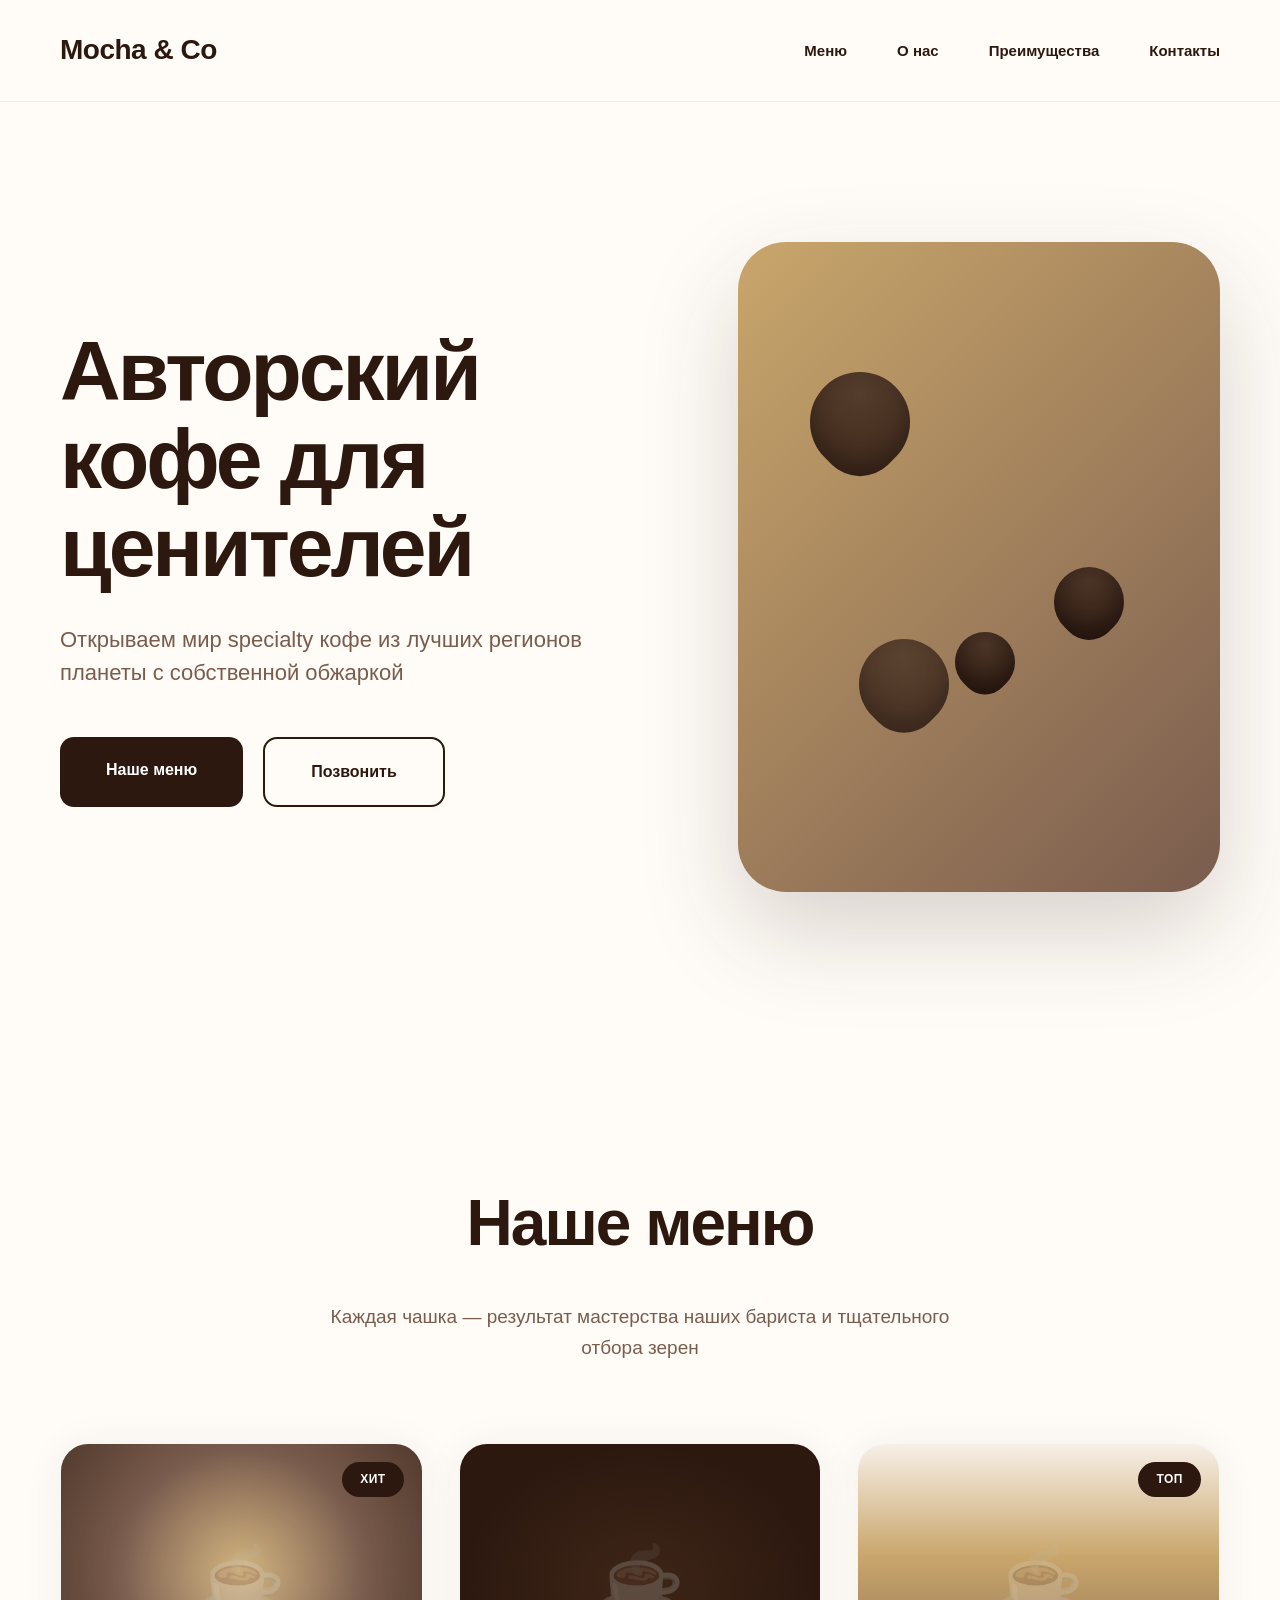
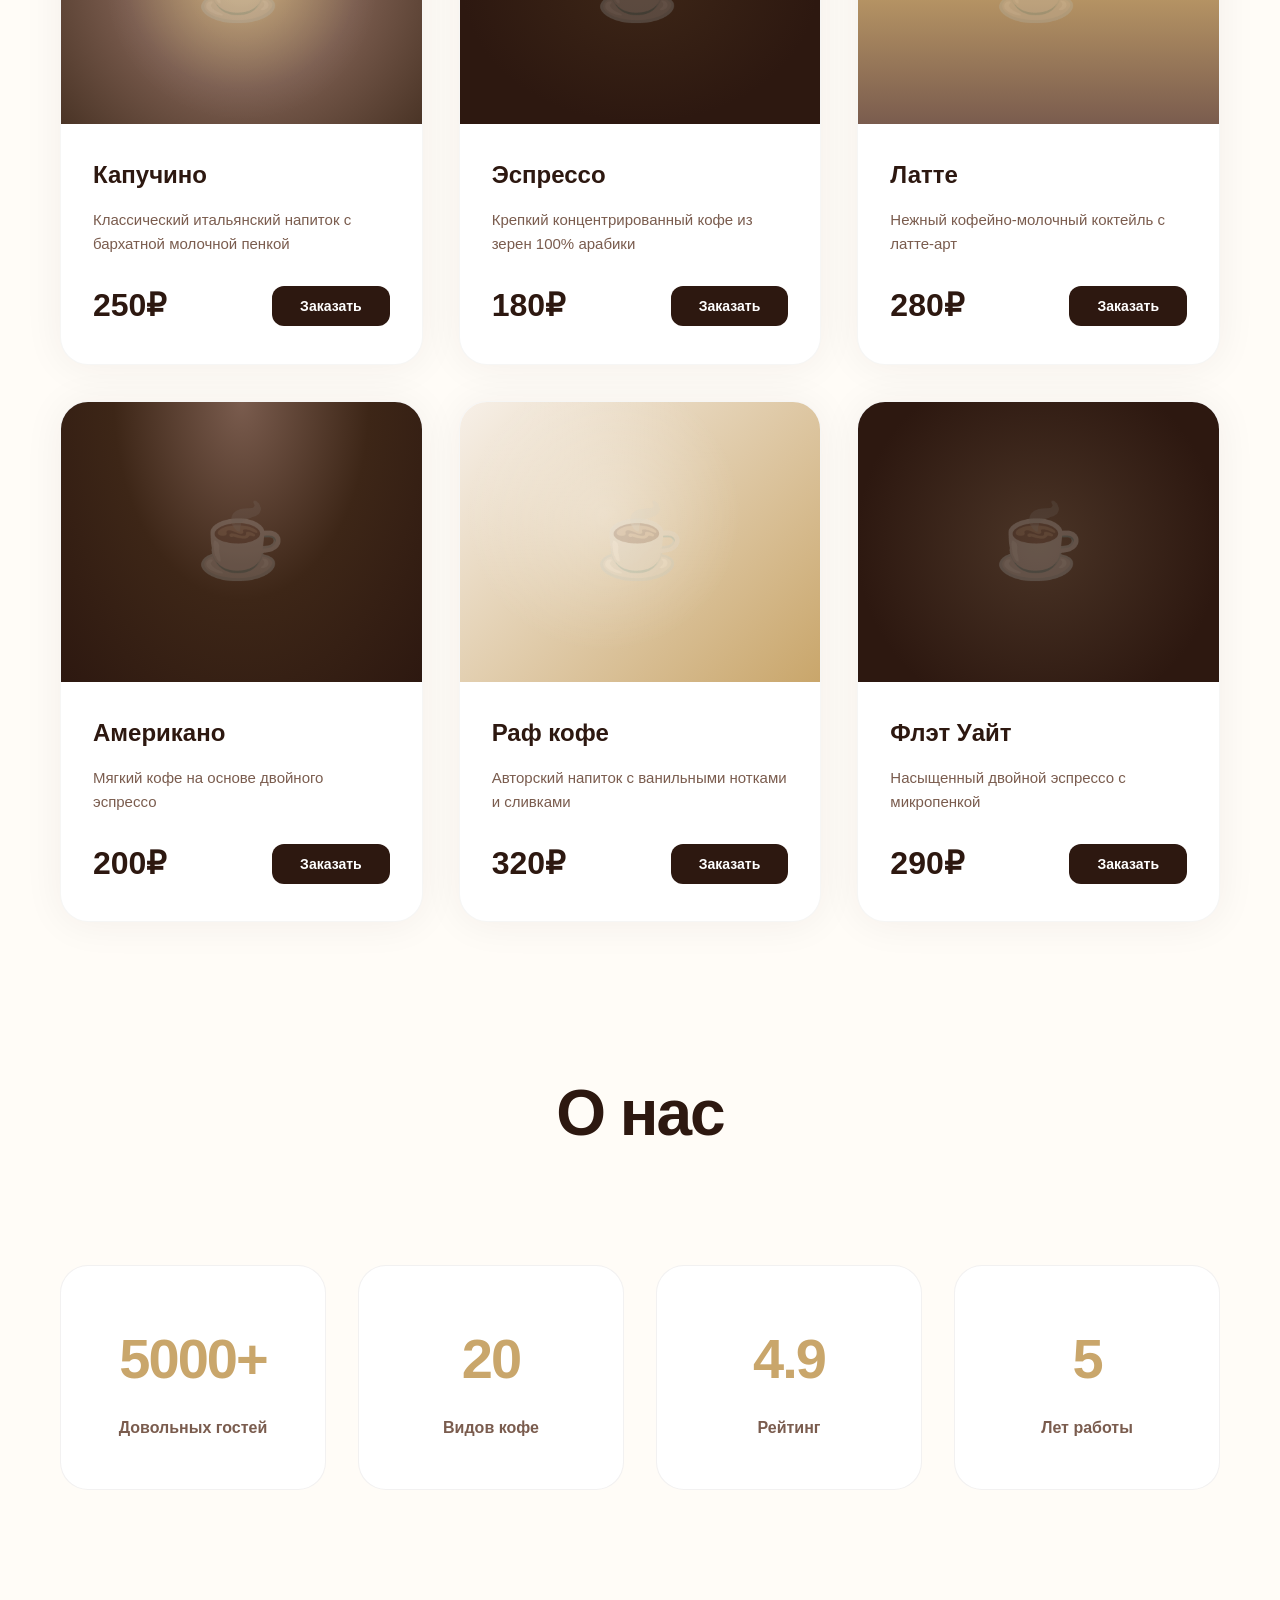
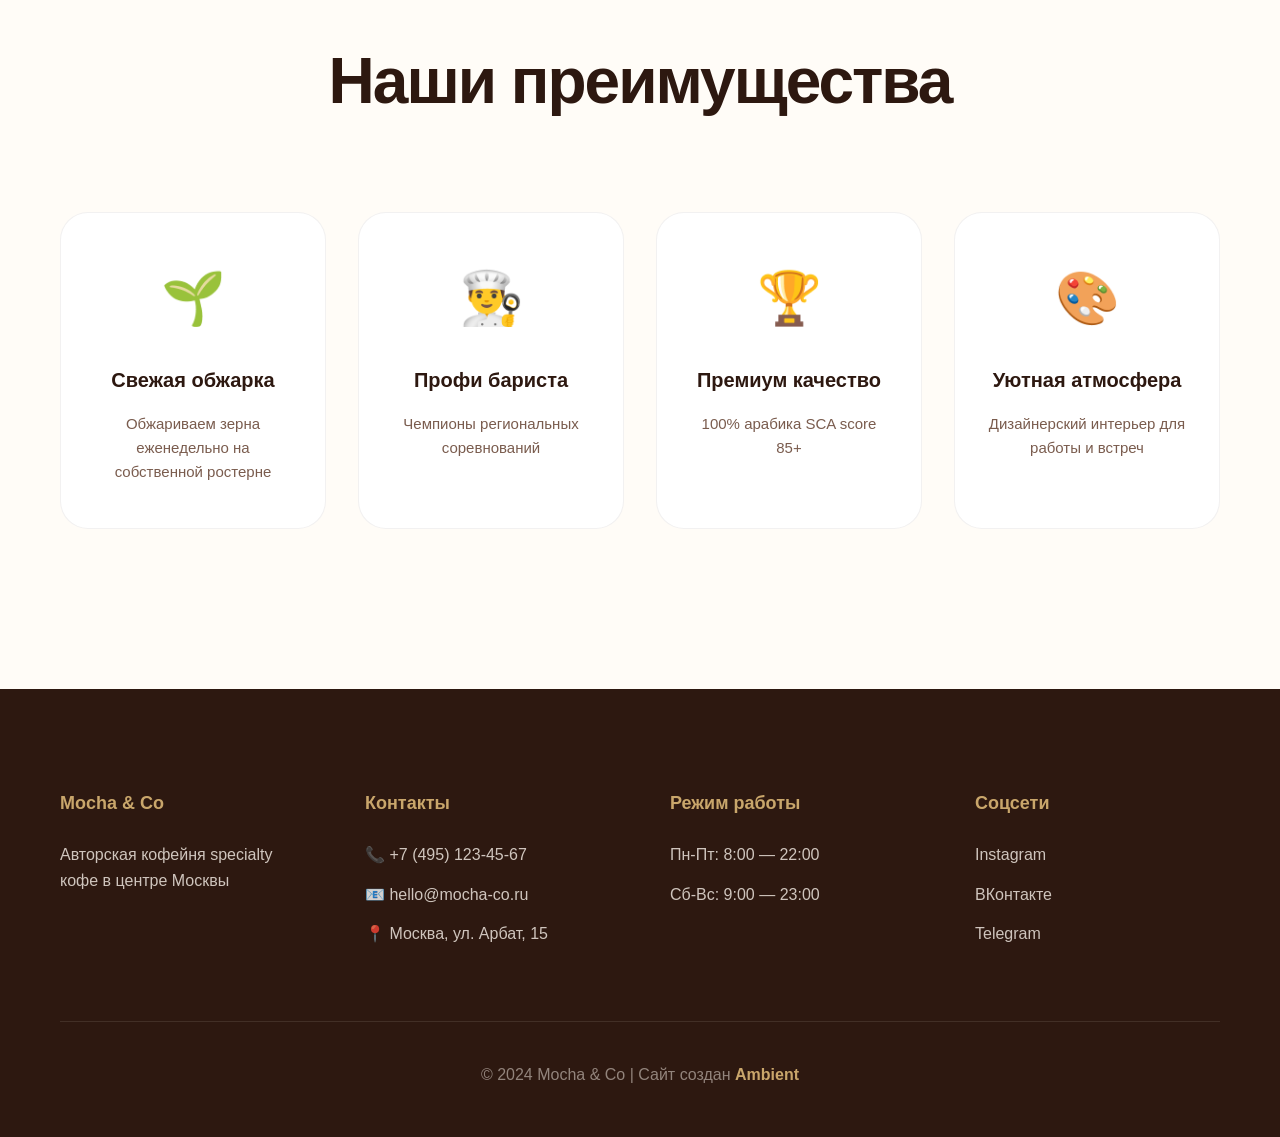
<file: works/coffee.html>
<!DOCTYPE html>
<html lang="ru">
<head>
  <meta charset="UTF-8">
  <meta name="viewport" content="width=device-width, initial-scale=1.0">
  <title>Mocha & Co — авторская кофейня в Москве</title>
  <style>
    @import url('https://fonts.cdnfonts.com/css/sf-pro-display');

    * { margin: 0; padding: 0; box-sizing: border-box; }

    :root {
      --espresso: #2D1810;
      --mocha: #7A5C4E;
      --caramel: #C9A66B;
      --cream: #F7F0E8;
      --foam: #FFFCF7;
    }

    body {
      font-family: -apple-system, BlinkMacSystemFont, 'SF Pro Display', 'Segoe UI', 'Roboto', sans-serif;
      background: var(--foam);
      color: var(--espresso);
      line-height: 1.6;
      overflow-x: hidden;
      -webkit-font-smoothing: antialiased;
    }

    header {
      background: rgba(255, 252, 247, 0.98);
      backdrop-filter: blur(30px);
      border-bottom: 1px solid rgba(45, 24, 16, 0.08);
      padding: 28px 0;
      position: sticky;
      top: 0;
      z-index: 1000;
    }

    nav {
      max-width: 1300px;
      margin: 0 auto;
      padding: 0 60px;
      display: flex;
      justify-content: space-between;
      align-items: center;
    }

    .logo {
      font-size: 28px;
      font-weight: 700;
      color: var(--espresso);
      letter-spacing: -0.5px;
    }

    nav ul {
      list-style: none;
      display: flex;
      gap: 50px;
    }

    nav a {
      color: var(--espresso);
      text-decoration: none;
      font-weight: 600;
      font-size: 15px;
      transition: color 0.3s;
    }

    nav a:hover { color: var(--caramel); }

    .hero {
      max-width: 1300px;
      margin: 0 auto;
      padding: 140px 60px;
      display: grid;
      grid-template-columns: 1.2fr 1fr;
      gap: 100px;
      align-items: center;
    }

    .hero h1 {
      font-size: clamp(52px, 7vw, 84px);
      font-weight: 800;
      line-height: 1.05;
      margin-bottom: 32px;
      color: var(--espresso);
      letter-spacing: -3px;
    }

    .hero .subtitle {
      font-size: 22px;
      color: var(--mocha);
      margin-bottom: 48px;
      line-height: 1.5;
      font-weight: 400;
    }

    .hero-visual {
      height: 650px;
      background: linear-gradient(135deg, #C9A66B 0%, #7A5C4E 100%);
      border-radius: 48px;
      position: relative;
      overflow: hidden;
      box-shadow: 0 40px 100px rgba(45, 24, 16, 0.18);
    }

    .coffee-beans {
      position: absolute;
      width: 100%;
      height: 100%;
    }

    .bean {
      position: absolute;
      width: 80px;
      height: 80px;
      background: radial-gradient(ellipse at 30% 30%, #4A3426 0%, #2D1810 100%);
      border-radius: 50% 50% 40% 50%;
      transform: rotate(45deg);
      box-shadow: inset -10px -10px 20px rgba(0,0,0,0.3);
    }

    .bean:nth-child(1) { top: 20%; left: 15%; width: 100px; height: 100px; opacity: 0.9; }
    .bean:nth-child(2) { top: 50%; right: 20%; width: 70px; height: 70px; }
    .bean:nth-child(3) { bottom: 25%; left: 25%; width: 90px; height: 90px; opacity: 0.8; }
    .bean:nth-child(4) { top: 60%; left: 45%; width: 60px; height: 60px; }

    .btn-group {
      display: flex;
      gap: 20px;
    }

    .btn {
      padding: 20px 46px;
      border-radius: 14px;
      font-weight: 700;
      font-size: 16px;
      text-decoration: none;
      transition: all 0.3s cubic-bezier(0.4, 0, 0.2, 1);
      display: inline-block;
      cursor: pointer;
      border: none;
    }

    .btn-primary {
      background: var(--espresso);
      color: white;
    }

    .btn-primary:hover {
      transform: translateY(-3px);
      box-shadow: 0 16px 40px rgba(45, 24, 16, 0.25);
    }

    .btn-secondary {
      border: 2px solid var(--espresso);
      color: var(--espresso);
      background: transparent;
    }

    .btn-secondary:hover {
      background: var(--espresso);
      color: white;
    }

    section {
      max-width: 1300px;
      margin: 140px auto;
      padding: 0 60px;
    }

    h2 {
      font-size: clamp(42px, 5vw, 64px);
      margin-bottom: 28px;
      text-align: center;
      font-weight: 800;
      color: var(--espresso);
      letter-spacing: -2px;
    }

    .subtitle-text {
      text-align: center;
      font-size: 19px;
      color: var(--mocha);
      margin-bottom: 80px;
      max-width: 680px;
      margin-left: auto;
      margin-right: auto;
    }

    .menu-grid {
      display: grid;
      grid-template-columns: repeat(3, 1fr);
      gap: 36px;
    }

    .menu-card {
      background: white;
      border-radius: 28px;
      overflow: hidden;
      box-shadow: 0 2px 40px rgba(45, 24, 16, 0.06);
      transition: all 0.4s cubic-bezier(0.4, 0, 0.2, 1);
      border: 1px solid rgba(45, 24, 16, 0.04);
    }

    .menu-card:hover {
      transform: translateY(-12px);
      box-shadow: 0 28px 70px rgba(45, 24, 16, 0.14);
    }

    .card-img {
      height: 280px;
      position: relative;
      display: flex;
      align-items: center;
      justify-content: center;
      overflow: hidden;
    }

    /* Капучино */
    .menu-card:nth-child(1) .card-img {
      background:
        radial-gradient(circle at 50% 50%, rgba(255,255,255,0.15) 0%, transparent 60%),
        radial-gradient(circle at 50% 45%, #C9A66B 0%, #7A5C4E 50%, #4A3426 100%);
    }

    /* Эспрессо */
    .menu-card:nth-child(2) .card-img {
      background:
        radial-gradient(ellipse at center, #3D2617 0%, #2D1810 70%);
    }

    /* Латте */
    .menu-card:nth-child(3) .card-img {
      background: linear-gradient(180deg, #F7F0E8 0%, #C9A66B 40%, #7A5C4E 100%);
    }

    /* Американо */
    .menu-card:nth-child(4) .card-img {
      background:
        radial-gradient(ellipse at top, #7A5C4E 0%, #3D2617 50%, #2D1810 100%);
    }

    /* Раф */
    .menu-card:nth-child(5) .card-img {
      background:
        radial-gradient(circle at 40% 40%, rgba(255,255,255,0.3) 0%, transparent 50%),
        linear-gradient(135deg, #F7F0E8 0%, #C9A66B 100%);
    }

    /* Флэт Уайт */
    .menu-card:nth-child(6) .card-img {
      background:
        radial-gradient(circle at center, #4A3426 0%, #2D1810 80%);
    }

    .card-img::after {
      content: '☕';
      font-size: 72px;
      opacity: 0.2;
    }

    .badge {
      position: absolute;
      top: 18px;
      right: 18px;
      background: var(--espresso);
      color: white;
      padding: 8px 18px;
      border-radius: 20px;
      font-size: 12px;
      font-weight: 700;
      text-transform: uppercase;
      letter-spacing: 0.5px;
    }

    .card-content {
      padding: 32px;
    }

    .card-content h3 {
      font-size: 24px;
      margin-bottom: 14px;
      font-weight: 700;
      color: var(--espresso);
    }

    .card-content p {
      color: var(--mocha);
      margin-bottom: 24px;
      font-size: 15px;
      line-height: 1.6;
    }

    .card-footer {
      display: flex;
      justify-content: space-between;
      align-items: center;
    }

    .price {
      font-size: 32px;
      font-weight: 800;
      color: var(--espresso);
    }

    .order-btn {
      padding: 12px 28px;
      background: var(--espresso);
      color: white;
      border: none;
      border-radius: 12px;
      font-weight: 700;
      cursor: pointer;
      transition: all 0.3s;
      font-size: 14px;
    }

    .order-btn:hover {
      transform: scale(1.06);
    }

    .stats {
      display: grid;
      grid-template-columns: repeat(4, 1fr);
      gap: 32px;
      margin-top: 100px;
    }

    .stat-card {
      text-align: center;
      padding: 48px 36px;
      background: white;
      border-radius: 28px;
      border: 1px solid rgba(45, 24, 16, 0.06);
    }

    .stat-num {
      font-size: 56px;
      font-weight: 900;
      color: var(--caramel);
      margin-bottom: 12px;
      letter-spacing: -2px;
    }

    .stat-label {
      font-size: 16px;
      color: var(--mocha);
      font-weight: 600;
    }

    .features {
      display: grid;
      grid-template-columns: repeat(4, 1fr);
      gap: 32px;
      margin-top: 80px;
    }

    .feature {
      text-align: center;
      padding: 44px 32px;
      background: white;
      border-radius: 28px;
      border: 1px solid rgba(45, 24, 16, 0.06);
    }

    .feature-icon {
      font-size: 52px;
      margin-bottom: 24px;
    }

    .feature h3 {
      font-size: 20px;
      margin-bottom: 16px;
      font-weight: 700;
      color: var(--espresso);
    }

    .feature p {
      color: var(--mocha);
      line-height: 1.6;
      font-size: 15px;
    }

    footer {
      background: var(--espresso);
      color: var(--cream);
      padding: 100px 60px 50px;
      margin-top: 160px;
    }

    .footer-grid {
      max-width: 1300px;
      margin: 0 auto;
      display: grid;
      grid-template-columns: repeat(4, 1fr);
      gap: 60px;
      margin-bottom: 60px;
    }

    .footer-col h4 {
      color: var(--caramel);
      margin-bottom: 24px;
      font-size: 18px;
      font-weight: 700;
    }

    .footer-col p,
    .footer-col a {
      color: rgba(247, 240, 232, 0.8);
      text-decoration: none;
      display: block;
      margin-bottom: 14px;
      line-height: 1.6;
    }

    .footer-col a:hover {
      color: var(--caramel);
    }

    .copyright {
      text-align: center;
      color: rgba(247, 240, 232, 0.5);
      padding-top: 40px;
      border-top: 1px solid rgba(247, 240, 232, 0.1);
      max-width: 1300px;
      margin: 0 auto;
    }

    .copyright a {
      color: var(--caramel);
      text-decoration: none;
      font-weight: 600;
    }

    @media (max-width: 1024px) {
      .hero { grid-template-columns: 1fr; gap: 60px; }
      .menu-grid { grid-template-columns: repeat(2, 1fr); }
      .stats, .features { grid-template-columns: repeat(2, 1fr); }
    }

    @media (max-width: 768px) {
      nav ul { display: none; }
      .menu-grid, .stats, .features, .footer-grid { grid-template-columns: 1fr; }
      section { padding: 0 30px; margin: 80px auto; }
    }
  </style>
</head>
<body>
  <header>
    <nav>
      <div class="logo">Mocha & Co</div>
      <ul>
        <li><a href="#menu">Меню</a></li>
        <li><a href="#about">О нас</a></li>
        <li><a href="#features">Преимущества</a></li>
        <li><a href="#contact">Контакты</a></li>
      </ul>
    </nav>
  </header>

  <div class="hero">
    <div>
      <h1>Авторский кофе для ценителей</h1>
      <p class="subtitle">Открываем мир specialty кофе из лучших регионов планеты с собственной обжаркой</p>
      <div class="btn-group">
        <a href="#menu" class="btn btn-primary">Наше меню</a>
        <a href="tel:+74951234567" class="btn btn-secondary">Позвонить</a>
      </div>
    </div>
    <div class="hero-visual">
      <div class="coffee-beans">
        <div class="bean"></div>
        <div class="bean"></div>
        <div class="bean"></div>
        <div class="bean"></div>
      </div>
    </div>
  </div>

  <section id="menu">
    <h2>Наше меню</h2>
    <p class="subtitle-text">Каждая чашка — результат мастерства наших бариста и тщательного отбора зерен</p>

    <div class="menu-grid">
      <div class="menu-card">
        <div class="card-img">
          <span class="badge">Хит</span>
        </div>
        <div class="card-content">
          <h3>Капучино</h3>
          <p>Классический итальянский напиток с бархатной молочной пенкой</p>
          <div class="card-footer">
            <div class="price">250₽</div>
            <button class="order-btn">Заказать</button>
          </div>
        </div>
      </div>

      <div class="menu-card">
        <div class="card-img"></div>
        <div class="card-content">
          <h3>Эспрессо</h3>
          <p>Крепкий концентрированный кофе из зерен 100% арабики</p>
          <div class="card-footer">
            <div class="price">180₽</div>
            <button class="order-btn">Заказать</button>
          </div>
        </div>
      </div>

      <div class="menu-card">
        <div class="card-img">
          <span class="badge">Топ</span>
        </div>
        <div class="card-content">
          <h3>Латте</h3>
          <p>Нежный кофейно-молочный коктейль с латте-арт</p>
          <div class="card-footer">
            <div class="price">280₽</div>
            <button class="order-btn">Заказать</button>
          </div>
        </div>
      </div>

      <div class="menu-card">
        <div class="card-img"></div>
        <div class="card-content">
          <h3>Американо</h3>
          <p>Мягкий кофе на основе двойного эспрессо</p>
          <div class="card-footer">
            <div class="price">200₽</div>
            <button class="order-btn">Заказать</button>
          </div>
        </div>
      </div>

      <div class="menu-card">
        <div class="card-img"></div>
        <div class="card-content">
          <h3>Раф кофе</h3>
          <p>Авторский напиток с ванильными нотками и сливками</p>
          <div class="card-footer">
            <div class="price">320₽</div>
            <button class="order-btn">Заказать</button>
          </div>
        </div>
      </div>

      <div class="menu-card">
        <div class="card-img"></div>
        <div class="card-content">
          <h3>Флэт Уайт</h3>
          <p>Насыщенный двойной эспрессо с микропенкой</p>
          <div class="card-footer">
            <div class="price">290₽</div>
            <button class="order-btn">Заказать</button>
          </div>
        </div>
      </div>
    </div>
  </section>

  <section id="about">
    <h2>О нас</h2>
    <div class="stats">
      <div class="stat-card">
        <div class="stat-num">5000+</div>
        <div class="stat-label">Довольных гостей</div>
      </div>
      <div class="stat-card">
        <div class="stat-num">20</div>
        <div class="stat-label">Видов кофе</div>
      </div>
      <div class="stat-card">
        <div class="stat-num">4.9</div>
        <div class="stat-label">Рейтинг</div>
      </div>
      <div class="stat-card">
        <div class="stat-num">5</div>
        <div class="stat-label">Лет работы</div>
      </div>
    </div>
  </section>

  <section id="features">
    <h2>Наши преимущества</h2>
    <div class="features">
      <div class="feature">
        <div class="feature-icon">🌱</div>
        <h3>Свежая обжарка</h3>
        <p>Обжариваем зерна еженедельно на собственной ростерне</p>
      </div>
      <div class="feature">
        <div class="feature-icon">👨‍🍳</div>
        <h3>Профи бариста</h3>
        <p>Чемпионы региональных соревнований</p>
      </div>
      <div class="feature">
        <div class="feature-icon">🏆</div>
        <h3>Премиум качество</h3>
        <p>100% арабика SCA score 85+</p>
      </div>
      <div class="feature">
        <div class="feature-icon">🎨</div>
        <h3>Уютная атмосфера</h3>
        <p>Дизайнерский интерьер для работы и встреч</p>
      </div>
    </div>
  </section>

  <footer id="contact">
    <div class="footer-grid">
      <div class="footer-col">
        <h4>Mocha & Co</h4>
        <p>Авторская кофейня specialty кофе в центре Москвы</p>
      </div>
      <div class="footer-col">
        <h4>Контакты</h4>
        <p>📞 +7 (495) 123-45-67</p>
        <p>📧 hello@mocha-co.ru</p>
        <p>📍 Москва, ул. Арбат, 15</p>
      </div>
      <div class="footer-col">
        <h4>Режим работы</h4>
        <p>Пн-Пт: 8:00 — 22:00</p>
        <p>Сб-Вс: 9:00 — 23:00</p>
      </div>
      <div class="footer-col">
        <h4>Соцсети</h4>
        <a href="#">Instagram</a>
        <a href="#">ВКонтакте</a>
        <a href="#">Telegram</a>
      </div>
    </div>
    <div class="copyright">
      © 2024 Mocha & Co | Сайт создан <a href="/">Ambient</a>
    </div>
  </footer>
</body>
</html>
</file>
<file: style.css>
* { margin: 0; padding: 0; box-sizing: border-box; }

:root {
  --text: #f5f5f7;
  --muted: rgba(255, 255, 255, 0.65);
  --glass: rgba(255, 255, 255, 0.06);
  --glass-hover: rgba(255, 255, 255, 0.11);
  --border: rgba(255, 255, 255, 0.16);
  --highlight: rgba(255, 255, 255, 0.5);
  --blur: blur(16px) saturate(180%) brightness(1.1);
  --font-sans: "Geist", "Inter", "Segoe UI", Roboto, Arial, sans-serif;
  --font-mono: "Geist Mono", ui-monospace, "Cascadia Code", Consolas, monospace;
}

html { scroll-behavior: smooth; }

body {
  font-family: var(--font-sans);
  -webkit-font-smoothing: antialiased;
  color: var(--text);
  line-height: 1.6;
  background: #000;
  min-height: 100vh;
}

/* Живой градиентный фон: медленно движущиеся цветные пятна */
.bg {
  position: fixed; inset: -30px; z-index: -2;
  background:
    radial-gradient(circle at 20% 30%, rgba(59, 109, 255, 0.18), transparent 40%),
    radial-gradient(circle at 80% 70%, rgba(110, 231, 183, 0.14), transparent 35%),
    radial-gradient(circle at 50% 50%, rgba(233, 165, 104, 0.12), transparent 45%),
    #05070c;
  filter: blur(60px) saturate(140%);
  animation: bgShift 20s ease-in-out infinite;
}
@keyframes bgShift {
  0%, 100% {
    background-position: 0% 0%, 100% 100%, 50% 50%;
    filter: blur(60px) saturate(140%) brightness(0.6);
  }
  33% {
    background-position: 30% 20%, 70% 80%, 40% 60%;
    filter: blur(70px) saturate(160%) brightness(0.7);
  }
  66% {
    background-position: 60% 70%, 40% 30%, 60% 40%;
    filter: blur(65px) saturate(150%) brightness(0.65);
  }
}
.bg-overlay { position: fixed; inset: 0; z-index: -1; background: rgba(5, 7, 12, 0.6); }

/* Canvas с плавающими частицами */
.particles {
  position: fixed; inset: 0; z-index: -1; pointer-events: none;
  opacity: 0.6;
}

a { color: inherit; text-decoration: none; }
.container { width: 90%; max-width: 1100px; margin: 0 auto; }

/* Заголовки плотные, с уменьшенным межбуквенным интервалом */
h1, h2, h3 { font-weight: 600; letter-spacing: -0.03em; line-height: 1.15; }
button, input { font-family: inherit; }

/* Liquid Glass в стиле Apple:
   прозрачное стекло + усиленные цвета фона под ним,
   световой ободок по краю (ярче сверху-слева и снизу-справа),
   мягкое внутреннее свечение и блик сверху */
.glass {
  position: relative;
  isolation: isolate;
  background: rgba(255, 255, 255, 0.05);
  backdrop-filter: var(--blur);
  -webkit-backdrop-filter: var(--blur);
  border: none;
  box-shadow:
    inset 1px 1px 1px -0.5px rgba(255, 255, 255, 0.7),
    inset -1px -1px 1px -0.5px rgba(255, 255, 255, 0.35),
    inset 0 0 20px rgba(255, 255, 255, 0.07),
    inset 0 12px 24px -12px rgba(255, 255, 255, 0.15),
    0 8px 32px rgba(0, 0, 0, 0.35),
    0 2px 6px rgba(0, 0, 0, 0.2);
}
/* Ободок-градиент: свет «стекает» по краю */
.glass::after {
  content: ""; position: absolute; inset: 0; border-radius: inherit;
  padding: 1px; pointer-events: none; z-index: -1;
  background: linear-gradient(135deg,
    rgba(255,255,255,0.65) 0%,
    rgba(255,255,255,0.08) 30%,
    rgba(255,255,255,0.02) 55%,
    rgba(255,255,255,0.25) 80%,
    rgba(255,255,255,0.5) 100%);
  -webkit-mask: linear-gradient(#000 0 0) content-box, linear-gradient(#000 0 0);
  -webkit-mask-composite: xor;
  mask: linear-gradient(#000 0 0) content-box exclude, linear-gradient(#000 0 0);
}
/* Блик: мягкий свет в верхней части стекла */
.glass::before {
  content: ""; position: absolute; inset: 0; border-radius: inherit;
  pointer-events: none; z-index: -1;
  background: linear-gradient(180deg, rgba(255,255,255,0.12) 0%, rgba(255,255,255,0) 45%);
}

/* Шапка: два отдельных овала — ник и меню */
header { position: sticky; top: 14px; z-index: 10; }
.nav {
  display: flex; justify-content: space-between; align-items: stretch;
  flex-wrap: wrap; gap: 12px;
}
.logo {
  display: flex; align-items: center;
  padding: 0 28px; min-height: 52px; border-radius: 50px;
  font-size: 1.15rem; font-weight: 600; letter-spacing: -0.02em;
  animation: slideDown 0.8s cubic-bezier(.2,.7,.2,1) backwards;
}
.menu {
  display: flex; align-items: center; gap: 4px; list-style: none; flex-wrap: wrap;
  padding: 6px; border-radius: 50px;
  animation: slideDown 0.8s cubic-bezier(.2,.7,.2,1) 0.15s backwards;
}
.menu a {
  display: block; padding: 8px 18px; border-radius: 50px;
  color: var(--muted); transition: color .3s, background .3s, transform .3s;
}
.menu a:hover {
  color: #fff; background: rgba(255, 255, 255, 0.12);
  transform: translateY(-2px);
}

@keyframes slideDown {
  from {
    opacity: 0;
    transform: translateY(-20px);
  }
  to {
    opacity: 1;
    transform: translateY(0);
  }
}

/* Первый экран */
.hero { min-height: 88vh; display: flex; align-items: center; }
.hero-box { padding: 60px 50px; border-radius: 32px; max-width: 760px; }
.hero h1 { font-size: clamp(2.2rem, 5.5vw, 3.8rem); line-height: 1.1; letter-spacing: -0.04em; margin-bottom: 22px; }
.hero h1 .dim { color: rgba(255, 255, 255, 0.45); }
.hero p { color: var(--muted); font-size: 1.15rem; margin-bottom: 34px; }

/* Кнопки */
.btn {
  display: inline-block; padding: 14px 30px; border-radius: 50px;
  background: #fff; color: #000; font-weight: 500;
  transition: transform .3s cubic-bezier(.2,.7,.2,1), box-shadow .3s, background .3s;
  position: relative; overflow: hidden;
}
.btn::before {
  content: ""; position: absolute; inset: 0; border-radius: inherit;
  background: linear-gradient(135deg, rgba(255,255,255,0.3), rgba(255,255,255,0));
  opacity: 0; transition: opacity .3s;
}
.btn:hover::before { opacity: 1; }
.btn:hover {
  transform: translateY(-3px) scale(1.02);
  box-shadow: 0 12px 40px rgba(255,255,255,0.3), 0 0 0 1px rgba(255,255,255,0.1);
}
.btn:active { transform: translateY(-1px) scale(0.98); }
.btn-glass {
  background: var(--glass); color: #fff; margin-left: 12px;
  backdrop-filter: var(--blur); -webkit-backdrop-filter: var(--blur);
  box-shadow:
    inset 1px 1px 1px -0.5px rgba(255,255,255,0.7),
    inset -1px -1px 1px -0.5px rgba(255,255,255,0.35),
    inset 0 0 12px rgba(255,255,255,0.08);
}
.btn-glass:hover {
  background: var(--glass-hover);
  box-shadow:
    inset 1px 1px 1px -0.5px rgba(255,255,255,0.8),
    inset -1px -1px 1px -0.5px rgba(255,255,255,0.4),
    inset 0 0 20px rgba(255,255,255,0.12),
    0 12px 40px rgba(255,255,255,0.15);
}

/* Секции */
section { padding: 90px 0; }
.section-title { font-size: clamp(1.8rem, 4vw, 2.5rem); margin-bottom: 12px; text-align: center; }
.section-sub { color: var(--muted); text-align: center; margin-bottom: 50px; }
.grid { display: grid; grid-template-columns: repeat(auto-fit, minmax(250px, 1fr)); gap: 24px; }

.card { padding: 30px; border-radius: 26px; transition: transform .25s, background .25s; }
.card:hover { transform: translateY(-5px); background: var(--glass-hover); }
.card h3 { margin-bottom: 10px; font-size: 1.25rem; }
.card p { color: var(--muted); margin-bottom: 18px; }
.price { font-size: 1.5rem; font-weight: 600; letter-spacing: -0.03em; }
.icon { font-size: 2rem; margin-bottom: 14px; filter: grayscale(100%); }

/* Портфолио */
.work { padding: 0; overflow: hidden; }
.work-preview {
  height: 180px; display: flex; align-items: center; justify-content: center;
  font-size: 3rem; filter: grayscale(100%);
  background: linear-gradient(135deg, rgba(255,255,255,0.18), rgba(255,255,255,0.02));
  border-bottom: 1px solid var(--border);
}
.work-body { padding: 24px; }
.tag { display: inline-block; font-family: var(--font-mono); font-size: .75rem; text-transform: uppercase; letter-spacing: .05em; border: 1px solid var(--border); border-radius: 20px; padding: 2px 12px; color: var(--muted); }

/* Шаги */
.steps { counter-reset: step; }
.step { counter-increment: step; }
.step h3::before {
  content: "0" counter(step); display: block; margin-bottom: 10px;
  font-family: var(--font-mono); font-size: .8rem; font-weight: 400; color: var(--muted); letter-spacing: 0;
}

/* Информационный баннер */
.info-banner {
  margin-top: 50px;
  padding: 40px;
  border-radius: 24px;
  display: flex;
  gap: 24px;
  align-items: flex-start;
  border-left: 3px solid rgba(110, 231, 183, 0.5);
}
.info-icon {
  font-size: 2rem;
  flex-shrink: 0;
  line-height: 1;
}
.info-content h4 {
  font-size: 1.25rem;
  margin-bottom: 12px;
  letter-spacing: -0.02em;
}
.info-content p {
  color: var(--muted);
  line-height: 1.7;
  font-size: 1rem;
}

/* Контакты */
.contact { text-align: center; border-radius: 32px; padding: 60px 30px; }
.contact p { color: var(--muted); margin-bottom: 30px; }

footer { text-align: center; color: var(--muted); padding: 30px 0 110px; font-family: var(--font-mono); font-size: .85rem; }

/* Музыкальный плеер */
.player {
  position: fixed; bottom: 20px; right: 20px; z-index: 20;
  display: flex; align-items: center; gap: 14px;
  padding: 10px 18px 10px 10px; border-radius: 50px; max-width: calc(100% - 40px);
  animation: slideUp 0.8s cubic-bezier(.2,.7,.2,1) 0.5s backwards;
}
.play-btn {
  width: 42px; height: 42px; border-radius: 50%; border: none; cursor: pointer; flex-shrink: 0;
  background: #fff; color: #000; font-size: 1rem; display: flex; align-items: center; justify-content: center;
  transition: transform .3s cubic-bezier(.2,.7,.2,1), box-shadow .3s;
}
.play-btn:hover {
  transform: scale(1.12);
  box-shadow: 0 0 20px rgba(255,255,255,0.4);
}
.play-btn:active { transform: scale(0.95); }
.track { display: flex; flex-direction: column; min-width: 0; }
.track-label { font-family: var(--font-mono); font-size: .65rem; color: var(--muted); text-transform: uppercase; letter-spacing: .08em; }
.track-name { font-size: .9rem; white-space: nowrap; overflow: hidden; text-overflow: ellipsis; max-width: 180px; }
.volume { display: flex; align-items: center; gap: 8px; }
.mute-btn { background: none; border: none; color: #fff; cursor: pointer; font-size: 1.1rem; transition: transform .2s; }
.mute-btn:hover { transform: scale(1.15); }
.volume input { width: 90px; accent-color: #fff; cursor: pointer; }

@keyframes slideUp {
  from {
    opacity: 0;
    transform: translateY(30px);
  }
  to {
    opacity: 1;
    transform: translateY(0);
  }
}

/* Эквалайзер-анимация, пока играет музыка */
.eq { display: flex; gap: 2px; align-items: flex-end; height: 14px; }
.eq span { width: 3px; background: #fff; border-radius: 2px; height: 4px; }
.player.playing .eq span { animation: eq 0.9s ease-in-out infinite; }
.player.playing .eq span:nth-child(2) { animation-delay: .2s; }
.player.playing .eq span:nth-child(3) { animation-delay: .4s; }
@keyframes eq { 0%, 100% { height: 4px; } 50% { height: 14px; } }

@media (max-width: 600px) {
  .nav { justify-content: center; }
  .menu { justify-content: center; border-radius: 26px; }
  .menu a { padding: 6px 12px; font-size: .9rem; }
  .btn-glass { margin: 12px 0 0 0; }
  .hero-box { padding: 40px 26px; }
  section { padding: 60px 0; }
  .volume input { width: 60px; }
  .track-name { max-width: 110px; }
}
</file>
<file: pro.css>
/* Дополнительные стили: выразительный первый экран, анимации, детали */

/* Зернистость поверх фона, как у дорогих сайтов */
.grain {
  position: fixed; inset: 0; z-index: -1; pointer-events: none; opacity: .07;
  background-image: url("data:image/svg+xml,%3Csvg xmlns='http://www.w3.org/2000/svg' width='160' height='160'%3E%3Cfilter id='n'%3E%3CfeTurbulence type='fractalNoise' baseFrequency='.9' numOctaves='3'/%3E%3C/filter%3E%3Crect width='100%25' height='100%25' filter='url(%23n)'/%3E%3C/svg%3E");
}

/* Первый экран */
.hero { min-height: 100vh; padding: 140px 0 80px; }
.badge {
  display: inline-flex; align-items: center; gap: 10px;
  padding: 8px 16px; border-radius: 50px; margin-bottom: 28px;
  font-family: var(--font-mono); font-size: .8rem; color: var(--muted);
}
.dot {
  width: 8px; height: 8px; border-radius: 50%; background: #fff;
  box-shadow: 0 0 0 0 rgba(255,255,255,.7); animation: pulse 2s infinite;
}
@keyframes pulse {
  0% { box-shadow: 0 0 0 0 rgba(255,255,255,.6); }
  70% { box-shadow: 0 0 0 10px rgba(255,255,255,0); }
  100% { box-shadow: 0 0 0 0 rgba(255,255,255,0); }
}
.hero .hero-title {
  font-size: clamp(2.6rem, 7.5vw, 6rem); line-height: 1.02;
  letter-spacing: -0.05em; font-weight: 600; margin-bottom: 28px; max-width: 1000px;
}
.dim { color: rgba(255, 255, 255, 0.42); }
.hero .hero-text { color: var(--muted); font-size: 1.2rem; max-width: 620px; margin-bottom: 38px; }
.hero-actions { display: flex; flex-wrap: wrap; gap: 12px; margin-bottom: 70px; }
.hero-actions .btn-glass { margin-left: 0; }

.arrow { display: inline-block; transition: transform .25s; }
.btn:hover .arrow { transform: translateX(4px); }

/* Цифры */
.stats { display: grid; grid-template-columns: repeat(4, 1fr); gap: 14px; }
.stat { padding: 22px 24px; border-radius: 22px; }
.stat b { display: block; font-size: 2rem; font-weight: 600; letter-spacing: -0.04em; line-height: 1.1; }
.stat span { font-family: var(--font-mono); font-size: .75rem; color: var(--muted); }

/* Бегущая строка с технологиями */
.marquee {
  overflow: hidden; padding: 22px 0;
  border-top: 1px solid var(--border); border-bottom: 1px solid var(--border);
  background: rgba(255,255,255,0.03);
  -webkit-mask: linear-gradient(90deg, transparent, #000 10%, #000 90%, transparent);
  mask: linear-gradient(90deg, transparent, #000 10%, #000 90%, transparent);
}
.marquee-track { display: flex; gap: 60px; width: max-content; animation: marquee 30s linear infinite; }
.marquee-track span {
  font-family: var(--font-mono); font-size: .95rem; color: var(--muted);
  text-transform: uppercase; letter-spacing: .1em; white-space: nowrap;
}
.marquee-track span::before { content: "✦"; margin-right: 60px; color: rgba(255,255,255,.3); }
@keyframes marquee { to { transform: translateX(-50%); } }

/* Заголовки секций */
.section-head { text-align: center; margin-bottom: 56px; }
.section-head .section-sub { margin-bottom: 0; }
.eyebrow {
  display: inline-block; margin-bottom: 16px;
  font-family: var(--font-mono); font-size: .8rem; color: var(--muted);
  text-transform: uppercase; letter-spacing: .1em;
}
.section-title { font-size: clamp(2.2rem, 5vw, 3.6rem); letter-spacing: -0.045em; }

/* Карточки услуг */
.card { display: flex; flex-direction: column; }
.card-num {
  display: flex; align-items: center; justify-content: space-between;
  font-family: var(--font-mono); font-size: .8rem; color: var(--muted); margin-bottom: 40px;
}
.pill {
  padding: 3px 10px; border-radius: 50px; background: #fff; color: #000;
  font-size: .7rem; text-transform: uppercase; letter-spacing: .05em;
}
.features { list-style: none; margin-bottom: 26px; flex-grow: 1; }
.features li {
  padding: 9px 0; border-top: 1px solid rgba(255,255,255,0.1);
  font-size: .92rem; color: var(--muted);
}
.features li::before { content: "+"; margin-right: 10px; color: #fff; font-family: var(--font-mono); }
.featured { background: rgba(255,255,255,0.1); }
.price { font-size: 1.8rem; }

/* Превью работ: фон-картинка в ч/б с крупной подписью */
.work-preview {
  height: 220px; position: relative; overflow: hidden;
  background: url("assets/bg.jpg") center / cover;
  filter: grayscale(100%) contrast(1.1);
}
.work-preview::after {
  content: ""; position: absolute; inset: 0;
  background: linear-gradient(180deg, rgba(0,0,0,.1), rgba(0,0,0,.65));
}
.work-label {
  position: relative; z-index: 1;
  font-size: 2.6rem; font-weight: 600; letter-spacing: -0.05em; color: #fff;
  transition: transform .4s;
}
.work:hover .work-label { transform: scale(1.08); }
.work-meta { display: flex; gap: 8px; margin-bottom: 14px; }

/* Шаги: крупные номера */
.step h3::before { font-size: 2.4rem; font-family: var(--font-sans); font-weight: 300; color: rgba(255,255,255,.35); letter-spacing: -0.04em; }

/* Контакты */
.contact { padding: 90px 30px; }
.contact-title { font-size: clamp(2.4rem, 6vw, 4.6rem); letter-spacing: -0.05em; line-height: 1.05; margin-bottom: 22px; }
.btn-big { padding: 18px 38px; font-size: 1.1rem; }

/* Свечение, которое следует за курсором внутри стекла */
.glass { --mx: 50%; --my: 50%; }
.card.glass::before {
  background:
    radial-gradient(400px circle at var(--mx) var(--my), rgba(255,255,255,0.1), transparent 40%),
    linear-gradient(180deg, rgba(255,255,255,0.12) 0%, rgba(255,255,255,0) 45%);
}

/* Появление блоков при прокрутке */
.js .reveal { opacity: 0; transform: translateY(40px); transition: opacity 1s cubic-bezier(.2,.7,.2,1), transform 1s cubic-bezier(.2,.7,.2,1); }
.js .reveal.visible { opacity: 1; transform: none; }

/* Плавное увеличение карточек при наведении */
.card {
  transition: transform .4s cubic-bezier(.2,.7,.2,1), background .4s, box-shadow .4s;
}
.card:hover {
  transform: translateY(-8px) scale(1.02);
  box-shadow:
    inset 1px 1px 1px -0.5px rgba(255, 255, 255, 0.8),
    inset -1px -1px 1px -0.5px rgba(255, 255, 255, 0.4),
    0 16px 48px rgba(0, 0, 0, 0.5),
    0 4px 12px rgba(0, 0, 0, 0.3);
}

/* Пульсация badge */
.badge {
  animation: badgePulse 3s ease-in-out infinite;
}
@keyframes badgePulse {
  0%, 100% { transform: scale(1); }
  50% { transform: scale(1.02); }
}

/* Плавная анимация стрелок */
.arrow {
  display: inline-block;
  transition: transform .3s cubic-bezier(.2,.7,.2,1);
}
.btn:hover .arrow {
  transform: translateX(6px);
  animation: arrowBounce .6s ease-in-out;
}
@keyframes arrowBounce {
  0%, 100% { transform: translateX(6px); }
  50% { transform: translateX(10px); }
}

/* Увеличение work-label с эффектом свечения */
.work-label {
  transition: transform .5s cubic-bezier(.2,.7,.2,1), text-shadow .5s;
}
.work:hover .work-label {
  transform: scale(1.12);
  text-shadow: 0 0 30px rgba(255, 255, 255, 0.6);
}

@media (prefers-reduced-motion: reduce) {
  .reveal { opacity: 1; transform: none; transition: none; }
  .marquee-track, .dot { animation: none; }
}

@media (max-width: 800px) {
  .stats { grid-template-columns: repeat(2, 1fr); }
}
@media (max-width: 600px) {
  .hero { padding-top: 160px; }
  .hero .hero-text { font-size: 1.05rem; }
  .stat b { font-size: 1.6rem; }
}
</file>
